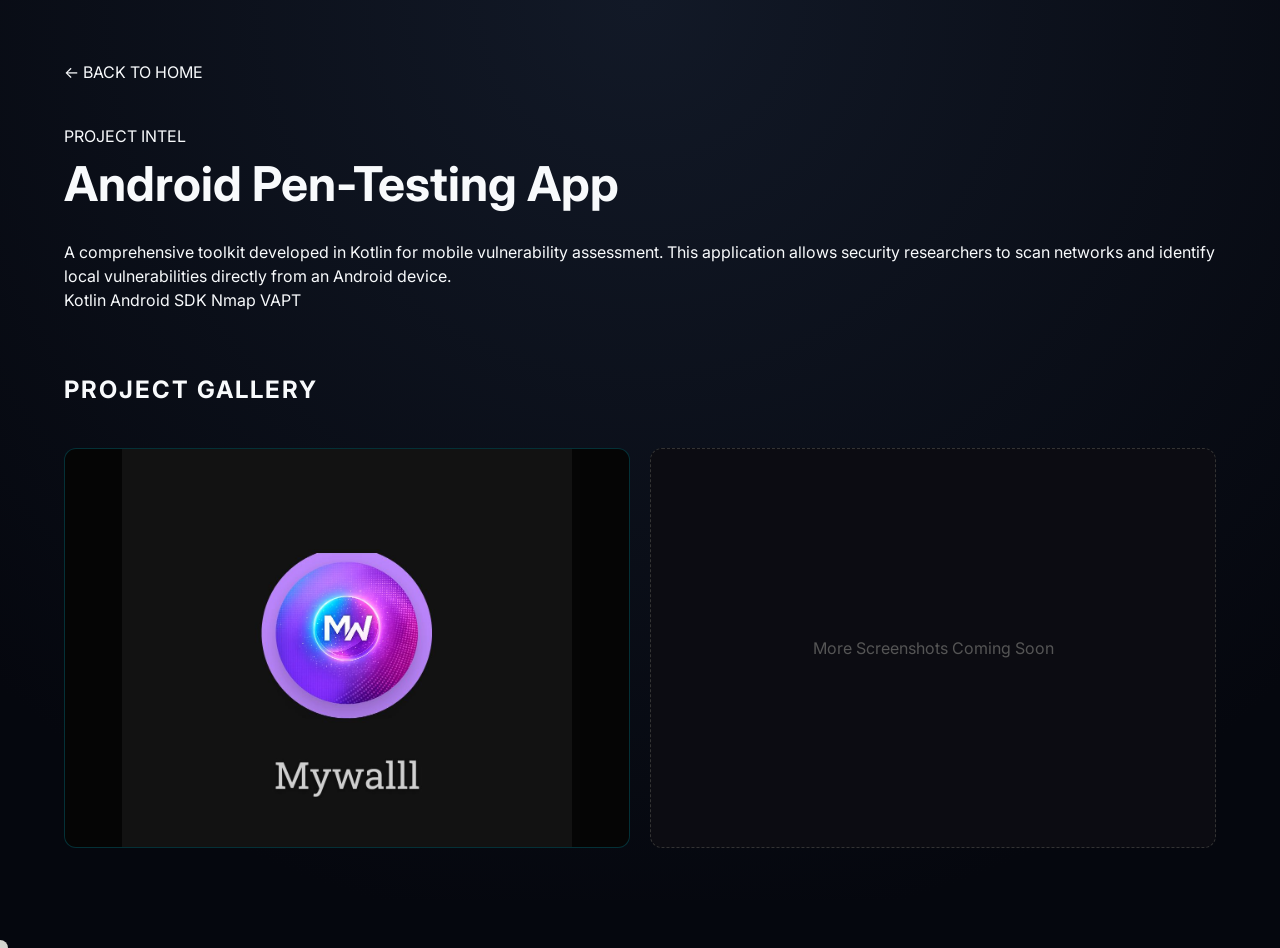
<file: project-android.html>
<!DOCTYPE html>
<html lang="en">
<head>
    <meta charset="UTF-8">
    <meta name="viewport" content="width=device-width, initial-scale=1.0">
    <title>Android Pen-Testing App | Dhruv Patel</title>
    <link rel="stylesheet" href="style.css">
    <link href="https://fonts.googleapis.com/css2?family=Inter:wght@400;600;700;800&display=swap" rel="stylesheet">
    <link href="https://unpkg.com/aos@2.3.1/dist/aos.css" rel="stylesheet">
    <style>
        .gallery-grid {
            display: grid;
            grid-template-columns: repeat(auto-fit, minmax(300px, 1fr));
            gap: 20px;
            margin-top: 40px;
        }
        .gallery-item {
            width: 100%;
            height: 400px;
            object-fit: contain;
            border-radius: 12px;
            background: #050505;
            border: 1px solid rgba(0, 224, 255, 0.2);
            transition: 0.3s;
        }
        .gallery-item:hover {
            transform: scale(1.02);
            border-color: var(--accent-cyan);
        }
    </style>
</head>
<body>
    <div class="container" style="padding-top: 60px; padding-bottom: 100px;">
        <a href="index.html" class="btn-outline">← BACK TO HOME</a>

        <section data-aos="fade-up" style="margin-top: 40px;">
            <span class="section-tag">PROJECT INTEL</span>
            <h1 style="font-size: 48px; margin-bottom: 20px; color: var(--accent-cyan);">Android Pen-Testing App</h1>
            <p class="about-p">A comprehensive toolkit developed in Kotlin for mobile vulnerability assessment. This application allows security researchers to scan networks and identify local vulnerabilities directly from an Android device.</p>

            <div class="skill-pills">
                <span class="skill-pill">Kotlin</span>
                <span class="skill-pill">Android SDK</span>
                <span class="skill-pill">Nmap</span>
                <span class="skill-pill">VAPT</span>
            </div>

            <h2 style="margin-top: 60px; color: var(--text-primary); letter-spacing: 2px;">PROJECT GALLERY</h2>
            <div class="gallery-grid">
                <img src="android-pen-testing-app.jpeg" alt="Screenshot 1" class="gallery-item">
                <!-- તમે અહીં બીજા ફોટા ઉમેરી શકો છો -->
                <div style="background: #0C0C12; border: 1px dashed #333; display: flex; align-items: center; justify-content: center; border-radius: 12px; height: 400px; color: #555;">More Screenshots Coming Soon</div>
            </div>
        </section>
    </div>

    <div class="custom-cursor"></div>
    <script src="https://unpkg.com/aos@2.3.1/dist/aos.js"></script>
    <script>AOS.init();</script>
</body>
</html>
</file>
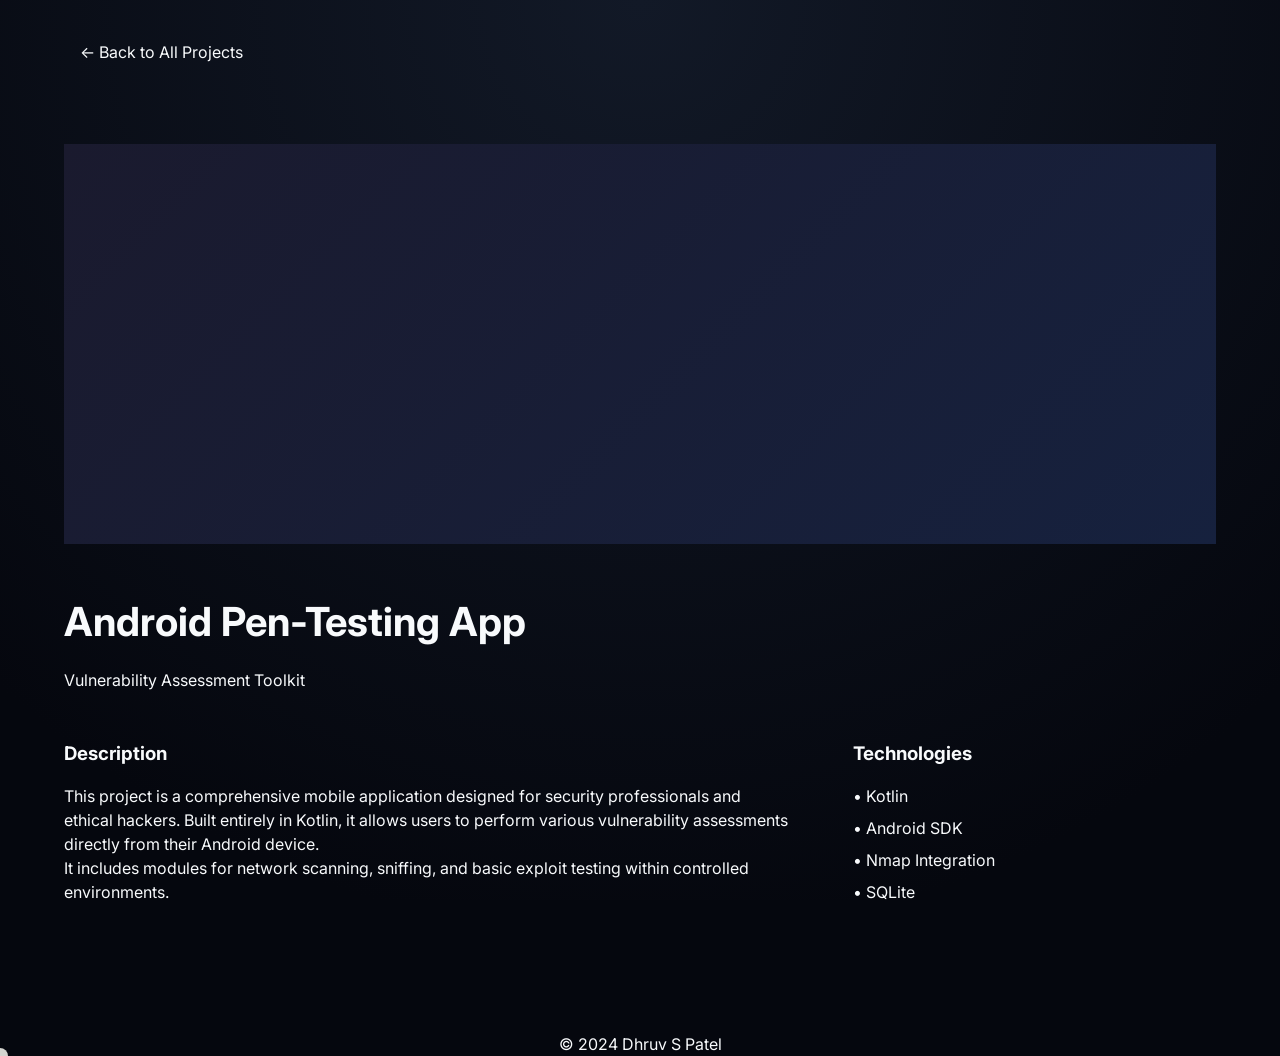
<file: project-detail-1.html>
<!DOCTYPE html>
<html lang="en">
<head>
    <meta charset="UTF-8">
    <meta name="viewport" content="width=device-width, initial-scale=1.0">
    <title>Android Pen-Testing App | Project Detail</title>
    <link rel="stylesheet" href="style.css">
    <link href="https://fonts.googleapis.com/css2?family=Inter:wght@300;400;500;600;700;900&display=swap" rel="stylesheet">
    <link href="https://unpkg.com/aos@2.3.1/dist/aos.css" rel="stylesheet">
</head>
<body>

    <nav class="container" style="padding: 40px 24px;">
        <a href="projects.html" class="btn" style="padding: 8px 16px;">&larr; Back to All Projects</a>
    </nav>

    <main class="container" style="padding-top: 40px;">
        <div class="project-detail" data-aos="fade-up">
            <div class="project-img-placeholder" style="height: 400px; opacity: 1; background: linear-gradient(135deg, #1A1A2E, #16213E);"></div>

            <h1 style="margin-top: 48px; font-size: 40px;">Android Pen-Testing App</h1>
            <p class="hero-subtitle" style="text-align: left; margin-top: 16px;">Vulnerability Assessment Toolkit</p>

            <div style="margin-top: 48px; display: grid; grid-template-columns: 2fr 1fr; gap: 64px;">
                <div>
                    <h3 style="color: var(--text-primary);">Description</h3>
                    <p style="margin-top: 16px;">This project is a comprehensive mobile application designed for security professionals and ethical hackers. Built entirely in Kotlin, it allows users to perform various vulnerability assessments directly from their Android device.</p>
                    <p>It includes modules for network scanning, sniffing, and basic exploit testing within controlled environments.</p>
                </div>
                <div>
                    <h3 style="color: var(--text-primary);">Technologies</h3>
                    <ul style="margin-top: 16px; color: var(--text-secondary); list-style: none;">
                        <li style="margin-bottom: 8px;">• Kotlin</li>
                        <li style="margin-bottom: 8px;">• Android SDK</li>
                        <li style="margin-bottom: 8px;">• Nmap Integration</li>
                        <li style="margin-bottom: 8px;">• SQLite</li>
                    </ul>
                </div>
            </div>
        </div>
    </main>

    <footer class="container" style="padding-top: 120px; text-align: center;">
        <p class="copyright">&copy; 2024 Dhruv S Patel</p>
    </footer>

    <div class="custom-cursor"></div>
    <script src="https://unpkg.com/aos@2.3.1/dist/aos.js"></script>
    <script>AOS.init();</script>
</body>
</html>
</file>
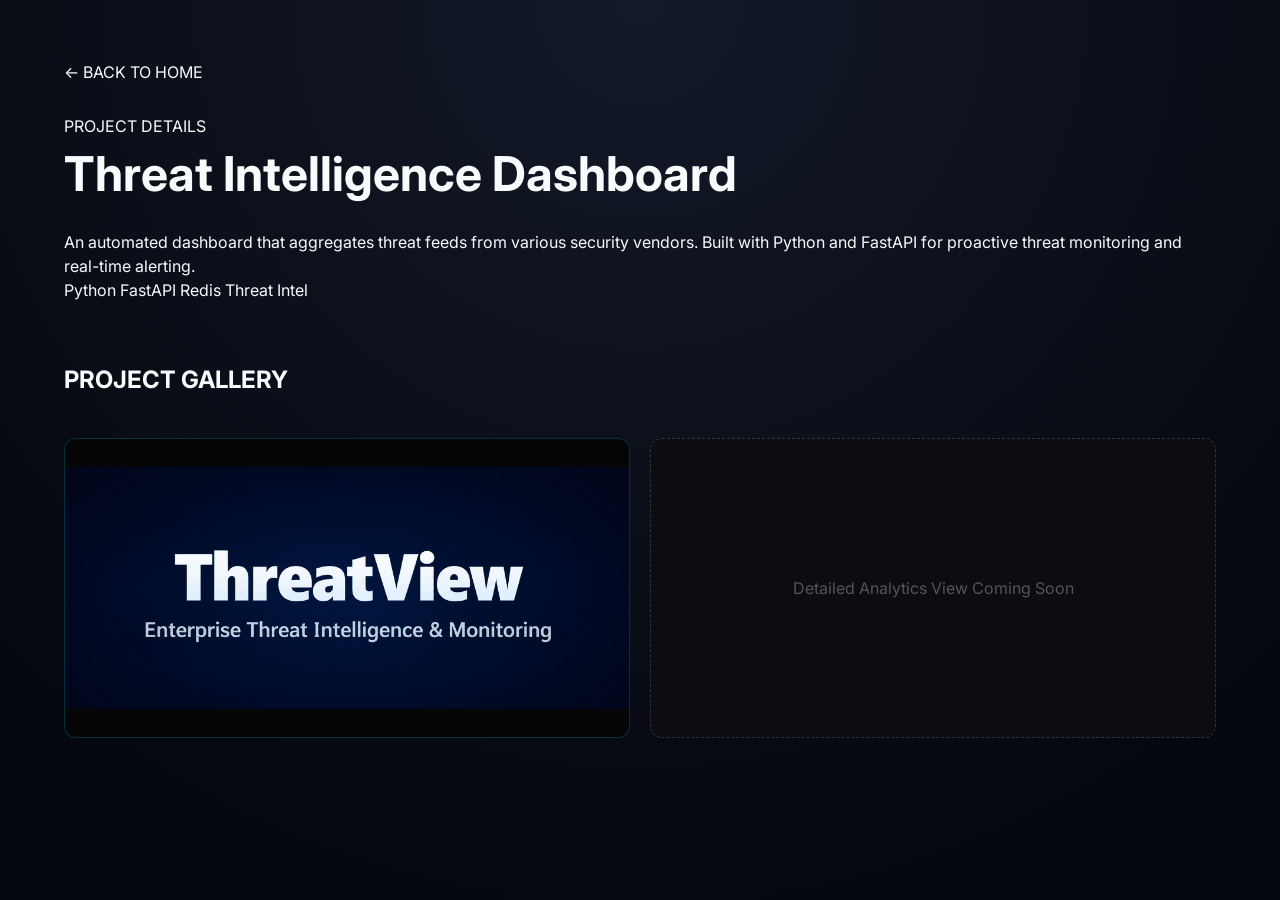
<file: project-threat.html>
<!DOCTYPE html>
<html lang="en">
<head>
    <meta charset="UTF-8">
    <meta name="viewport" content="width=device-width, initial-scale=1.0">
    <title>Threat Intelligence Dashboard | Dhruv Patel</title>
    <link rel="stylesheet" href="style.css">
    <link href="https://fonts.googleapis.com/css2?family=Inter:wght@400;600;700;800&display=swap" rel="stylesheet">
    <link href="https://unpkg.com/aos@2.3.1/dist/aos.css" rel="stylesheet">
    <style>
        .gallery-grid {
            display: grid;
            grid-template-columns: repeat(auto-fit, minmax(300px, 1fr));
            gap: 20px;
            margin-top: 40px;
        }
        .gallery-item {
            width: 100%;
            height: 300px;
            object-fit: contain;
            border-radius: 12px;
            background: #050505;
            border: 1px solid rgba(0, 224, 255, 0.2);
            transition: 0.3s;
        }
        .gallery-item:hover {
            transform: scale(1.02);
            border-color: var(--accent-cyan);
        }
        .back-btn {
            margin-bottom: 30px;
            display: inline-block;
        }
    </style>
</head>
<body>
    <div class="container" style="padding-top: 60px; padding-bottom: 100px;">
        <a href="index.html" class="btn-outline back-btn">← BACK TO HOME</a>

        <section data-aos="fade-up">
            <span class="section-tag">PROJECT DETAILS</span>
            <h1 style="font-size: 48px; margin-bottom: 20px;">Threat Intelligence Dashboard</h1>
            <p class="about-p">An automated dashboard that aggregates threat feeds from various security vendors. Built with Python and FastAPI for proactive threat monitoring and real-time alerting.</p>

            <div class="skill-pills">
                <span class="skill-pill">Python</span>
                <span class="skill-pill">FastAPI</span>
                <span class="skill-pill">Redis</span>
                <span class="skill-pill">Threat Intel</span>
            </div>

            <h2 style="margin-top: 60px; color: var(--accent-cyan);">PROJECT GALLERY</h2>
            <div class="gallery-grid">
                <img src="threat-intelligence-dashborad.png" alt="Dashboard Preview" class="gallery-item">
                <div style="background: #0C0C12; border: 1px dashed #333; display: flex; align-items: center; justify-content: center; border-radius: 12px; height: 300px; color: #555;">Detailed Analytics View Coming Soon</div>
            </div>
        </section>
    </div>

    <script src="https://unpkg.com/aos@2.3.1/dist/aos.js"></script>
    <script>AOS.init();</script>
</body>
</html>
</file>
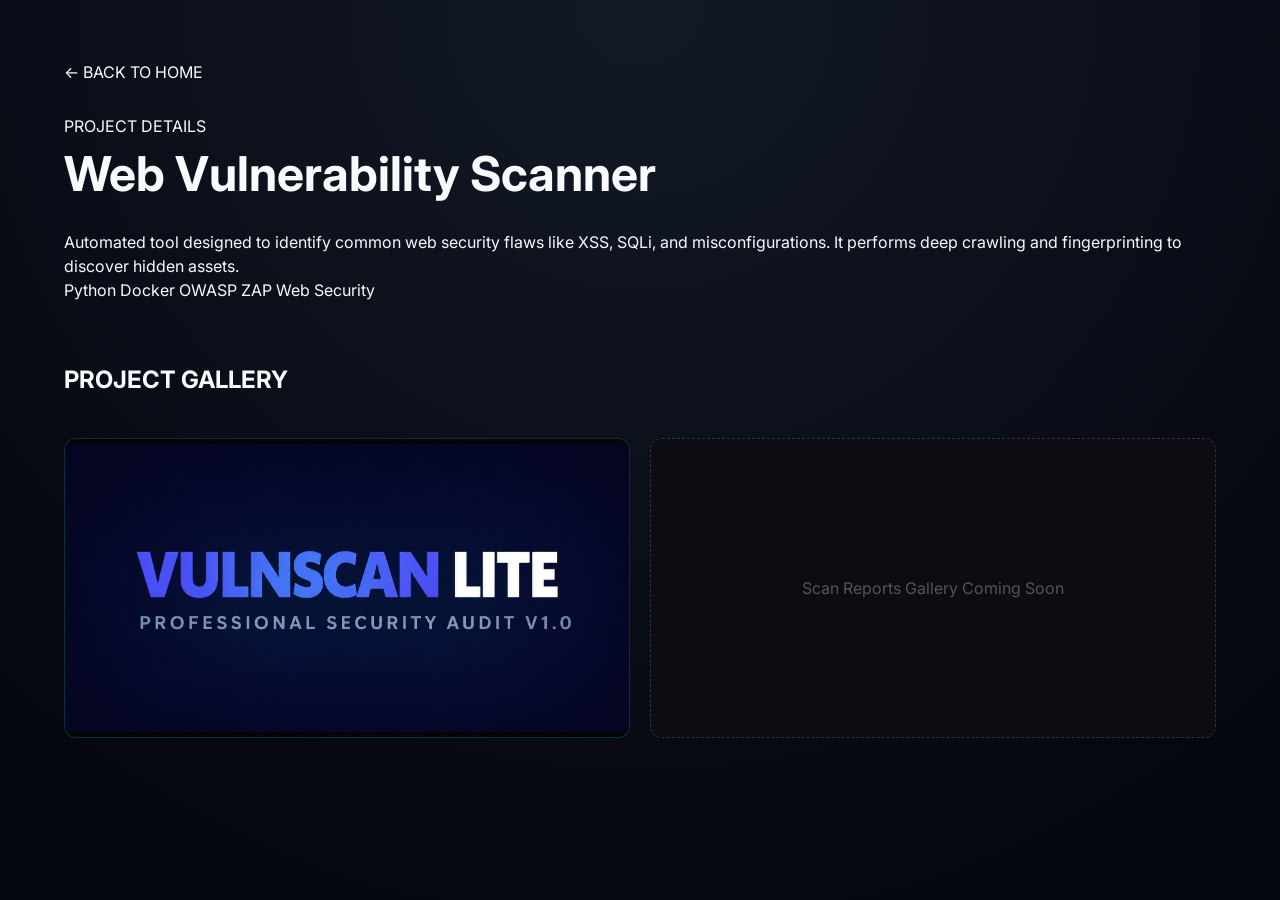
<file: project-web.html>
<!DOCTYPE html>
<html lang="en">
<head>
    <meta charset="UTF-8">
    <meta name="viewport" content="width=device-width, initial-scale=1.0">
    <title>Web Vulnerability Scanner | Dhruv Patel</title>
    <link rel="stylesheet" href="style.css">
    <link href="https://fonts.googleapis.com/css2?family=Inter:wght@400;600;700;800&display=swap" rel="stylesheet">
    <link href="https://unpkg.com/aos@2.3.1/dist/aos.css" rel="stylesheet">
    <style>
        .gallery-grid {
            display: grid;
            grid-template-columns: repeat(auto-fit, minmax(300px, 1fr));
            gap: 20px;
            margin-top: 40px;
        }
        .gallery-item {
            width: 100%;
            height: 300px;
            object-fit: contain;
            border-radius: 12px;
            background: #050505;
            border: 1px solid rgba(0, 224, 255, 0.2);
            transition: 0.3s;
        }
        .gallery-item:hover {
            transform: scale(1.02);
            border-color: var(--accent-cyan);
        }
        .back-btn {
            margin-bottom: 30px;
            display: inline-block;
        }
    </style>
</head>
<body>
    <div class="container" style="padding-top: 60px; padding-bottom: 100px;">
        <a href="index.html" class="btn-outline back-btn">← BACK TO HOME</a>

        <section data-aos="fade-up">
            <span class="section-tag">PROJECT DETAILS</span>
            <h1 style="font-size: 48px; margin-bottom: 20px;">Web Vulnerability Scanner</h1>
            <p class="about-p">Automated tool designed to identify common web security flaws like XSS, SQLi, and misconfigurations. It performs deep crawling and fingerprinting to discover hidden assets.</p>

            <div class="skill-pills">
                <span class="skill-pill">Python</span>
                <span class="skill-pill">Docker</span>
                <span class="skill-pill">OWASP ZAP</span>
                <span class="skill-pill">Web Security</span>
            </div>

            <h2 style="margin-top: 60px; color: var(--accent-cyan);">PROJECT GALLERY</h2>
            <div class="gallery-grid">
                <img src="web-vulnerability-scanner.png" alt="Scanner UI" class="gallery-item">
                <div style="background: #0C0C12; border: 1px dashed #333; display: flex; align-items: center; justify-content: center; border-radius: 12px; height: 300px; color: #555;">Scan Reports Gallery Coming Soon</div>
            </div>
        </section>
    </div>

    <script src="https://unpkg.com/aos@2.3.1/dist/aos.js"></script>
    <script>AOS.init();</script>
</body>
</html>
</file>
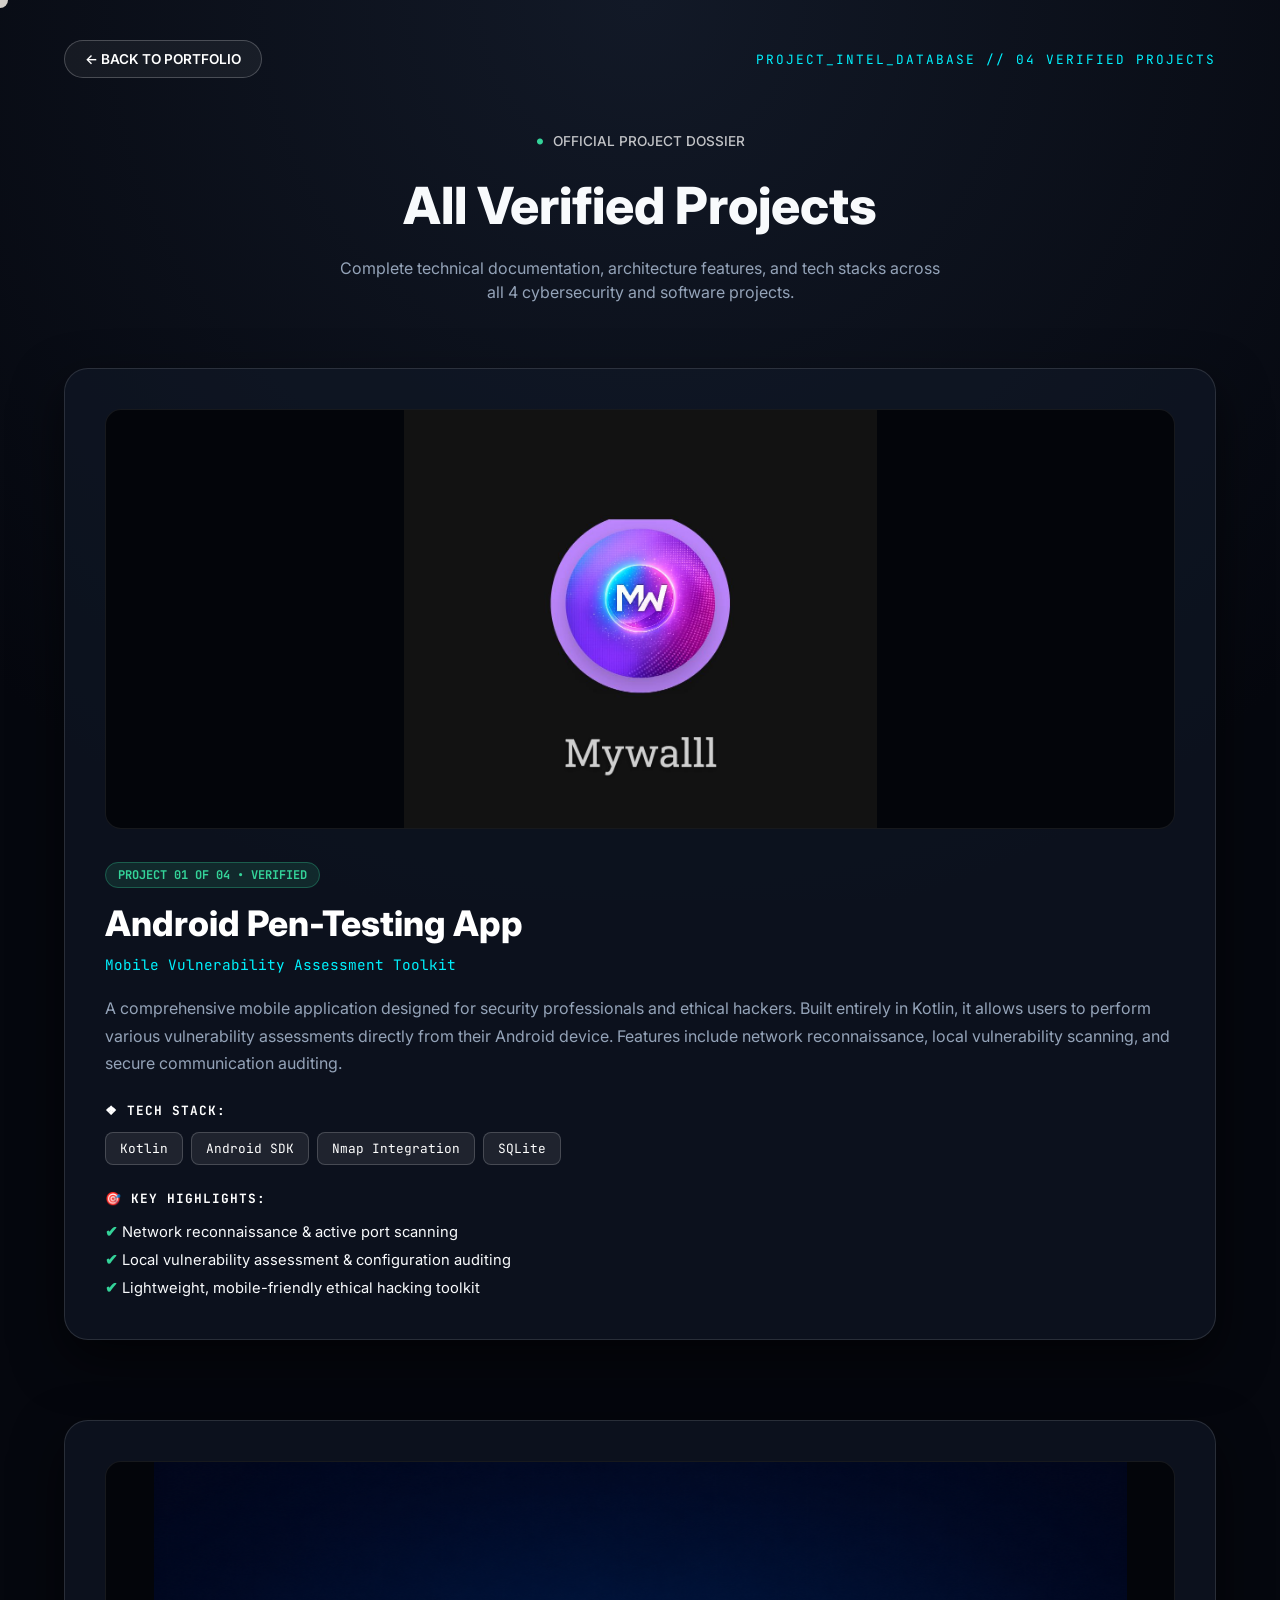
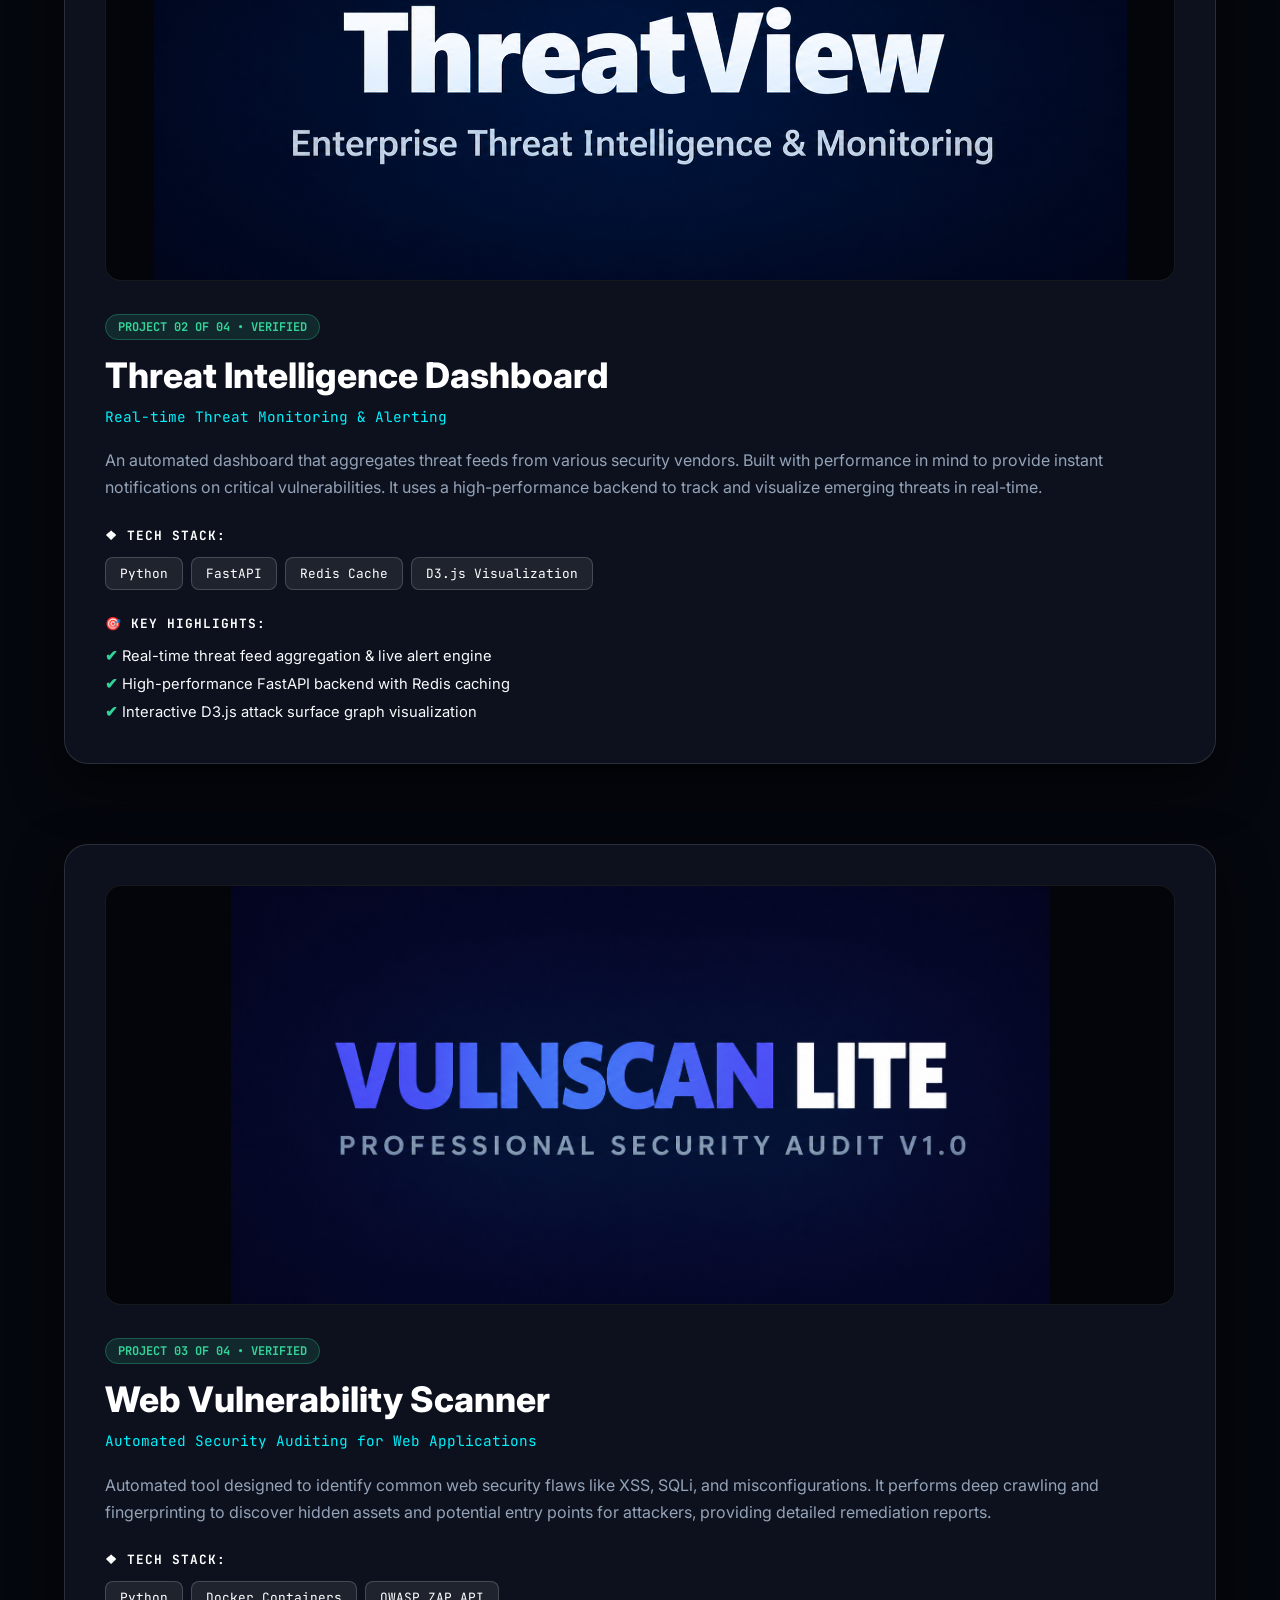
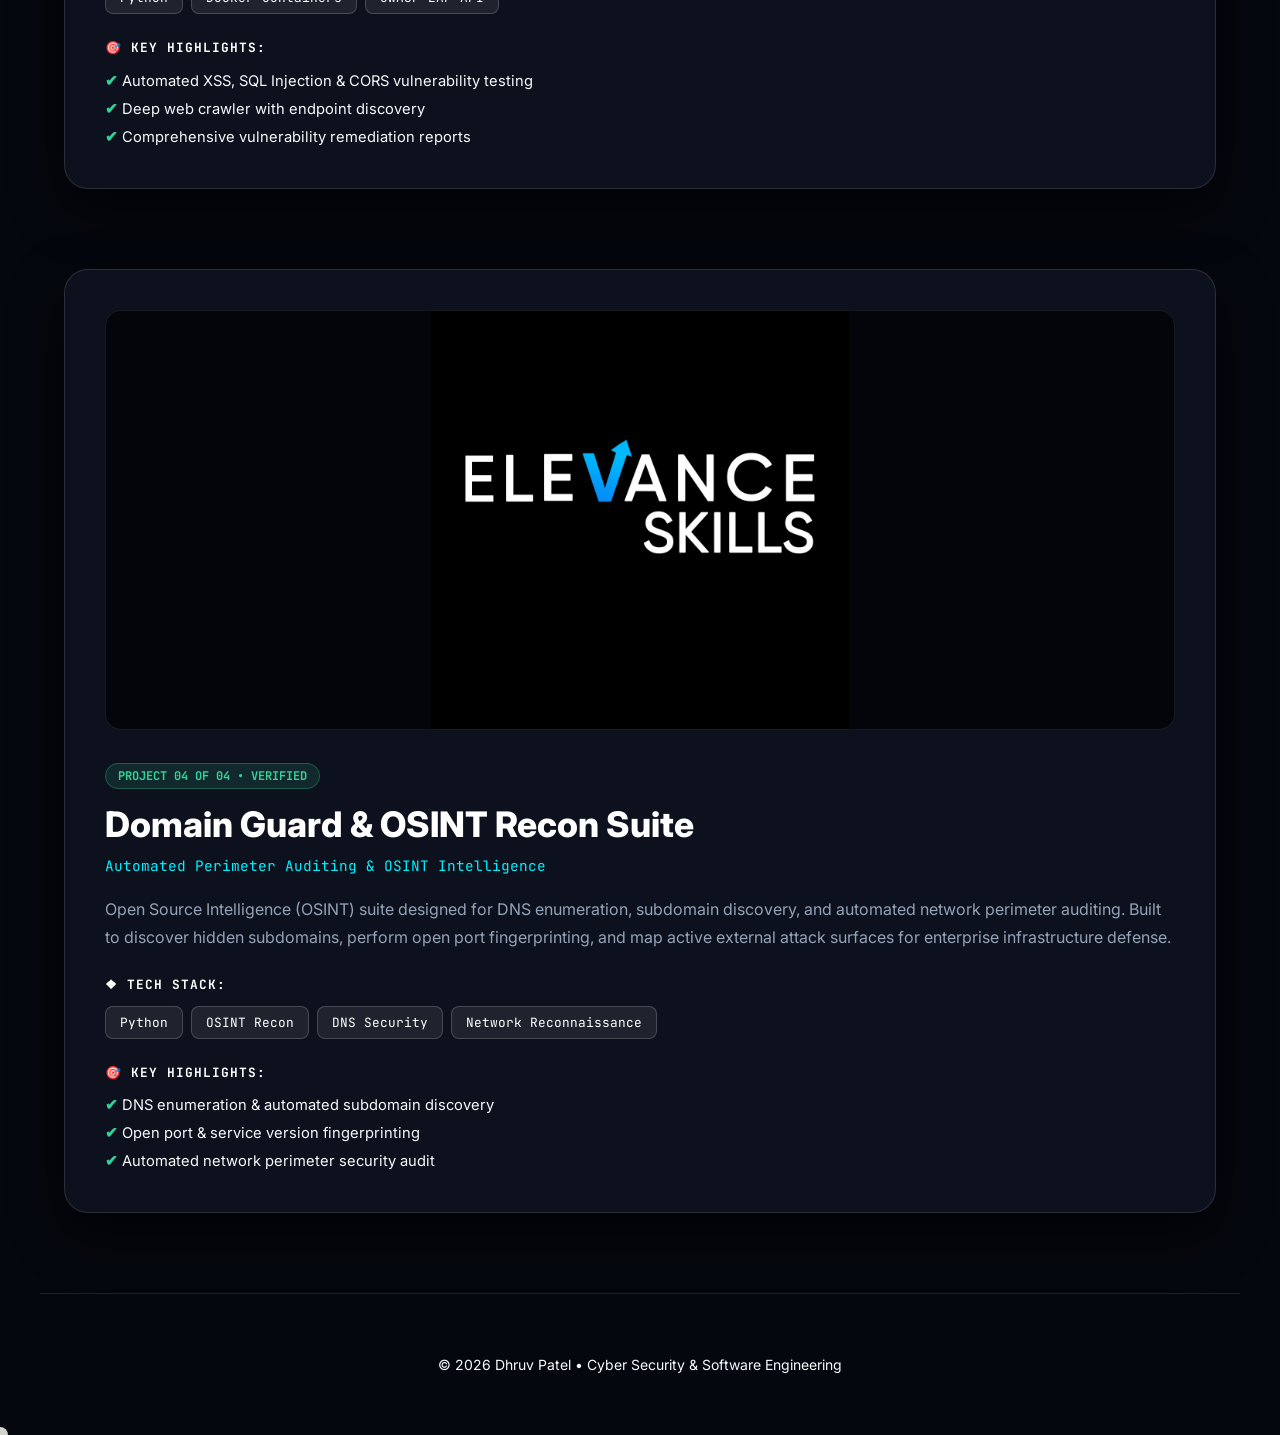
<file: projects.html>
<!DOCTYPE html>
<html lang="en">
<head>
    <meta charset="UTF-8">
    <meta name="viewport" content="width=device-width, initial-scale=1.0">
    <title>All Projects Dossier | Dhruv Patel</title>

    <!-- Google Fonts -->
    <link rel="preconnect" href="https://fonts.googleapis.com">
    <link rel="preconnect" href="https://fonts.gstatic.com" crossorigin>
    <link href="https://fonts.googleapis.com/css2?family=Inter:wght@400;500;600;700;800&family=JetBrains+Mono:wght@400;600&family=Plus+Jakarta+Sans:wght@600;700;800;900&display=swap" rel="stylesheet">

    <link rel="stylesheet" href="style.css">
</head>
<body class="projects-page">

    <!-- Custom Glowing Cursor -->
    <div class="custom-cursor"></div>

    <nav class="container" style="padding: 2.5rem 1.5rem 1rem 1.5rem; display:flex; justify-content:space-between; align-items:center;">
        <a href="index.html#projects" class="btn-pill-outline" style="padding: 8px 20px; font-size: 0.85rem;">&larr; BACK TO PORTFOLIO</a>
        <span style="font-family: var(--font-mono); font-size: 0.8rem; color: #00f2fe; text-transform: uppercase; letter-spacing: 2px;">PROJECT_INTEL_DATABASE // 04 VERIFIED PROJECTS</span>
    </nav>

    <main class="container" style="padding-top: 2rem; padding-bottom: 5rem;">

        <div style="text-align: center; margin-bottom: 4rem;">
            <span class="bullet-tag">OFFICIAL PROJECT DOSSIER</span>
            <h1 style="font-size: clamp(2.5rem, 4vw, 3.8rem); font-weight: 800; margin-bottom: 0.75rem;">All Verified Projects</h1>
            <p style="color: var(--text-muted); max-width: 600px; margin: 0 auto; font-size: 1rem;">Complete technical documentation, architecture features, and tech stacks across all 4 cybersecurity and software projects.</p>
        </div>

        <div class="projects-list" style="display: flex; flex-direction: column; gap: 5rem;">

            <!-- PROJECT 1 -->
            <div id="proj-1" class="project-detail-item" style="background: rgba(18, 26, 41, 0.6); border: 1px solid rgba(255, 255, 255, 0.12); border-radius: 24px; padding: 2.5rem; box-shadow: 0 20px 50px rgba(0,0,0,0.6);">
                <div class="project-thumb" style="background-image: url('android-pen-testing-app.jpeg'); height: 420px; border-radius: 16px; margin-bottom: 2rem; background-size: contain; background-position: center; background-repeat: no-repeat; background-color: #03050a; border: 1px solid rgba(255,255,255,0.08);"></div>
                <div class="project-info">
                    <span style="font-family: var(--font-mono); font-size: 0.75rem; color: #34d399; font-weight: 700; background: rgba(52, 211, 153, 0.12); border: 1px solid rgba(52, 211, 153, 0.3); padding: 4px 12px; border-radius: 50px;">PROJECT 01 OF 04 • VERIFIED</span>
                    <h2 style="font-size: 2.2rem; font-weight: 800; margin: 0.75rem 0 0.25rem 0; color: #ffffff;">Android Pen-Testing App</h2>
                    <p style="color: #00f2fe; font-family: var(--font-mono); font-size: 0.9rem; margin-bottom: 1.25rem;">Mobile Vulnerability Assessment Toolkit</p>
                    <p style="color: var(--text-muted); line-height: 1.7; font-size: 1rem; margin-bottom: 1.5rem;">A comprehensive mobile application designed for security professionals and ethical hackers. Built entirely in Kotlin, it allows users to perform various vulnerability assessments directly from their Android device. Features include network reconnaissance, local vulnerability scanning, and secure communication auditing.</p>

                    <h4 style="font-family: var(--font-mono); font-size: 0.8rem; color: #ffffff; text-transform: uppercase; letter-spacing: 1px; margin-bottom: 0.75rem;">❖ TECH STACK:</h4>
                    <div style="display: flex; flex-wrap: wrap; gap: 8px; margin-bottom: 1.5rem;">
                        <span style="background: rgba(255,255,255,0.08); border: 1px solid rgba(255,255,255,0.18); color: #ffffff; font-family: var(--font-mono); font-size: 0.8rem; padding: 6px 14px; border-radius: 8px;">Kotlin</span>
                        <span style="background: rgba(255,255,255,0.08); border: 1px solid rgba(255,255,255,0.18); color: #ffffff; font-family: var(--font-mono); font-size: 0.8rem; padding: 6px 14px; border-radius: 8px;">Android SDK</span>
                        <span style="background: rgba(255,255,255,0.08); border: 1px solid rgba(255,255,255,0.18); color: #ffffff; font-family: var(--font-mono); font-size: 0.8rem; padding: 6px 14px; border-radius: 8px;">Nmap Integration</span>
                        <span style="background: rgba(255,255,255,0.08); border: 1px solid rgba(255,255,255,0.18); color: #ffffff; font-family: var(--font-mono); font-size: 0.8rem; padding: 6px 14px; border-radius: 8px;">SQLite</span>
                    </div>

                    <h4 style="font-family: var(--font-mono); font-size: 0.8rem; color: #ffffff; text-transform: uppercase; letter-spacing: 1px; margin-bottom: 0.75rem;">🎯 KEY HIGHLIGHTS:</h4>
                    <ul style="list-style: none; display: flex; flex-direction: column; gap: 6px; color: var(--text-main); font-size: 0.92rem;">
                        <li><span style="color:#34d399; font-weight:800;">✔</span> Network reconnaissance & active port scanning</li>
                        <li><span style="color:#34d399; font-weight:800;">✔</span> Local vulnerability assessment & configuration auditing</li>
                        <li><span style="color:#34d399; font-weight:800;">✔</span> Lightweight, mobile-friendly ethical hacking toolkit</li>
                    </ul>
                </div>
            </div>

            <!-- PROJECT 2 -->
            <div id="proj-2" class="project-detail-item" style="background: rgba(18, 26, 41, 0.6); border: 1px solid rgba(255, 255, 255, 0.12); border-radius: 24px; padding: 2.5rem; box-shadow: 0 20px 50px rgba(0,0,0,0.6);">
                <div class="project-thumb" style="background-image: url('threat-intelligence-dashborad.png'); height: 420px; border-radius: 16px; margin-bottom: 2rem; background-size: contain; background-position: center; background-repeat: no-repeat; background-color: #03050a; border: 1px solid rgba(255,255,255,0.08);"></div>
                <div class="project-info">
                    <span style="font-family: var(--font-mono); font-size: 0.75rem; color: #34d399; font-weight: 700; background: rgba(52, 211, 153, 0.12); border: 1px solid rgba(52, 211, 153, 0.3); padding: 4px 12px; border-radius: 50px;">PROJECT 02 OF 04 • VERIFIED</span>
                    <h2 style="font-size: 2.2rem; font-weight: 800; margin: 0.75rem 0 0.25rem 0; color: #ffffff;">Threat Intelligence Dashboard</h2>
                    <p style="color: #00f2fe; font-family: var(--font-mono); font-size: 0.9rem; margin-bottom: 1.25rem;">Real-time Threat Monitoring & Alerting</p>
                    <p style="color: var(--text-muted); line-height: 1.7; font-size: 1rem; margin-bottom: 1.5rem;">An automated dashboard that aggregates threat feeds from various security vendors. Built with performance in mind to provide instant notifications on critical vulnerabilities. It uses a high-performance backend to track and visualize emerging threats in real-time.</p>

                    <h4 style="font-family: var(--font-mono); font-size: 0.8rem; color: #ffffff; text-transform: uppercase; letter-spacing: 1px; margin-bottom: 0.75rem;">❖ TECH STACK:</h4>
                    <div style="display: flex; flex-wrap: wrap; gap: 8px; margin-bottom: 1.5rem;">
                        <span style="background: rgba(255,255,255,0.08); border: 1px solid rgba(255,255,255,0.18); color: #ffffff; font-family: var(--font-mono); font-size: 0.8rem; padding: 6px 14px; border-radius: 8px;">Python</span>
                        <span style="background: rgba(255,255,255,0.08); border: 1px solid rgba(255,255,255,0.18); color: #ffffff; font-family: var(--font-mono); font-size: 0.8rem; padding: 6px 14px; border-radius: 8px;">FastAPI</span>
                        <span style="background: rgba(255,255,255,0.08); border: 1px solid rgba(255,255,255,0.18); color: #ffffff; font-family: var(--font-mono); font-size: 0.8rem; padding: 6px 14px; border-radius: 8px;">Redis Cache</span>
                        <span style="background: rgba(255,255,255,0.08); border: 1px solid rgba(255,255,255,0.18); color: #ffffff; font-family: var(--font-mono); font-size: 0.8rem; padding: 6px 14px; border-radius: 8px;">D3.js Visualization</span>
                    </div>

                    <h4 style="font-family: var(--font-mono); font-size: 0.8rem; color: #ffffff; text-transform: uppercase; letter-spacing: 1px; margin-bottom: 0.75rem;">🎯 KEY HIGHLIGHTS:</h4>
                    <ul style="list-style: none; display: flex; flex-direction: column; gap: 6px; color: var(--text-main); font-size: 0.92rem;">
                        <li><span style="color:#34d399; font-weight:800;">✔</span> Real-time threat feed aggregation & live alert engine</li>
                        <li><span style="color:#34d399; font-weight:800;">✔</span> High-performance FastAPI backend with Redis caching</li>
                        <li><span style="color:#34d399; font-weight:800;">✔</span> Interactive D3.js attack surface graph visualization</li>
                    </ul>
                </div>
            </div>

            <!-- PROJECT 3 -->
            <div id="proj-3" class="project-detail-item" style="background: rgba(18, 26, 41, 0.6); border: 1px solid rgba(255, 255, 255, 0.12); border-radius: 24px; padding: 2.5rem; box-shadow: 0 20px 50px rgba(0,0,0,0.6);">
                <div class="project-thumb" style="background-image: url('web-vulnerability-scanner.png'); height: 420px; border-radius: 16px; margin-bottom: 2rem; background-size: contain; background-position: center; background-repeat: no-repeat; background-color: #03050a; border: 1px solid rgba(255,255,255,0.08);"></div>
                <div class="project-info">
                    <span style="font-family: var(--font-mono); font-size: 0.75rem; color: #34d399; font-weight: 700; background: rgba(52, 211, 153, 0.12); border: 1px solid rgba(52, 211, 153, 0.3); padding: 4px 12px; border-radius: 50px;">PROJECT 03 OF 04 • VERIFIED</span>
                    <h2 style="font-size: 2.2rem; font-weight: 800; margin: 0.75rem 0 0.25rem 0; color: #ffffff;">Web Vulnerability Scanner</h2>
                    <p style="color: #00f2fe; font-family: var(--font-mono); font-size: 0.9rem; margin-bottom: 1.25rem;">Automated Security Auditing for Web Applications</p>
                    <p style="color: var(--text-muted); line-height: 1.7; font-size: 1rem; margin-bottom: 1.5rem;">Automated tool designed to identify common web security flaws like XSS, SQLi, and misconfigurations. It performs deep crawling and fingerprinting to discover hidden assets and potential entry points for attackers, providing detailed remediation reports.</p>

                    <h4 style="font-family: var(--font-mono); font-size: 0.8rem; color: #ffffff; text-transform: uppercase; letter-spacing: 1px; margin-bottom: 0.75rem;">❖ TECH STACK:</h4>
                    <div style="display: flex; flex-wrap: wrap; gap: 8px; margin-bottom: 1.5rem;">
                        <span style="background: rgba(255,255,255,0.08); border: 1px solid rgba(255,255,255,0.18); color: #ffffff; font-family: var(--font-mono); font-size: 0.8rem; padding: 6px 14px; border-radius: 8px;">Python</span>
                        <span style="background: rgba(255,255,255,0.08); border: 1px solid rgba(255,255,255,0.18); color: #ffffff; font-family: var(--font-mono); font-size: 0.8rem; padding: 6px 14px; border-radius: 8px;">Docker Containers</span>
                        <span style="background: rgba(255,255,255,0.08); border: 1px solid rgba(255,255,255,0.18); color: #ffffff; font-family: var(--font-mono); font-size: 0.8rem; padding: 6px 14px; border-radius: 8px;">OWASP ZAP API</span>
                    </div>

                    <h4 style="font-family: var(--font-mono); font-size: 0.8rem; color: #ffffff; text-transform: uppercase; letter-spacing: 1px; margin-bottom: 0.75rem;">🎯 KEY HIGHLIGHTS:</h4>
                    <ul style="list-style: none; display: flex; flex-direction: column; gap: 6px; color: var(--text-main); font-size: 0.92rem;">
                        <li><span style="color:#34d399; font-weight:800;">✔</span> Automated XSS, SQL Injection & CORS vulnerability testing</li>
                        <li><span style="color:#34d399; font-weight:800;">✔</span> Deep web crawler with endpoint discovery</li>
                        <li><span style="color:#34d399; font-weight:800;">✔</span> Comprehensive vulnerability remediation reports</li>
                    </ul>
                </div>
            </div>

            <!-- PROJECT 4 -->
            <div id="proj-4" class="project-detail-item" style="background: rgba(18, 26, 41, 0.6); border: 1px solid rgba(255, 255, 255, 0.12); border-radius: 24px; padding: 2.5rem; box-shadow: 0 20px 50px rgba(0,0,0,0.6);">
                <div class="project-thumb" style="background-image: url('elevance-skills-technology.jpg'); height: 420px; border-radius: 16px; margin-bottom: 2rem; background-size: contain; background-position: center; background-repeat: no-repeat; background-color: #03050a; border: 1px solid rgba(255,255,255,0.08);"></div>
                <div class="project-info">
                    <span style="font-family: var(--font-mono); font-size: 0.75rem; color: #34d399; font-weight: 700; background: rgba(52, 211, 153, 0.12); border: 1px solid rgba(52, 211, 153, 0.3); padding: 4px 12px; border-radius: 50px;">PROJECT 04 OF 04 • VERIFIED</span>
                    <h2 style="font-size: 2.2rem; font-weight: 800; margin: 0.75rem 0 0.25rem 0; color: #ffffff;">Domain Guard & OSINT Recon Suite</h2>
                    <p style="color: #00f2fe; font-family: var(--font-mono); font-size: 0.9rem; margin-bottom: 1.25rem;">Automated Perimeter Auditing & OSINT Intelligence</p>
                    <p style="color: var(--text-muted); line-height: 1.7; font-size: 1rem; margin-bottom: 1.5rem;">Open Source Intelligence (OSINT) suite designed for DNS enumeration, subdomain discovery, and automated network perimeter auditing. Built to discover hidden subdomains, perform open port fingerprinting, and map active external attack surfaces for enterprise infrastructure defense.</p>

                    <h4 style="font-family: var(--font-mono); font-size: 0.8rem; color: #ffffff; text-transform: uppercase; letter-spacing: 1px; margin-bottom: 0.75rem;">❖ TECH STACK:</h4>
                    <div style="display: flex; flex-wrap: wrap; gap: 8px; margin-bottom: 1.5rem;">
                        <span style="background: rgba(255,255,255,0.08); border: 1px solid rgba(255,255,255,0.18); color: #ffffff; font-family: var(--font-mono); font-size: 0.8rem; padding: 6px 14px; border-radius: 8px;">Python</span>
                        <span style="background: rgba(255,255,255,0.08); border: 1px solid rgba(255,255,255,0.18); color: #ffffff; font-family: var(--font-mono); font-size: 0.8rem; padding: 6px 14px; border-radius: 8px;">OSINT Recon</span>
                        <span style="background: rgba(255,255,255,0.08); border: 1px solid rgba(255,255,255,0.18); color: #ffffff; font-family: var(--font-mono); font-size: 0.8rem; padding: 6px 14px; border-radius: 8px;">DNS Security</span>
                        <span style="background: rgba(255,255,255,0.08); border: 1px solid rgba(255,255,255,0.18); color: #ffffff; font-family: var(--font-mono); font-size: 0.8rem; padding: 6px 14px; border-radius: 8px;">Network Reconnaissance</span>
                    </div>

                    <h4 style="font-family: var(--font-mono); font-size: 0.8rem; color: #ffffff; text-transform: uppercase; letter-spacing: 1px; margin-bottom: 0.75rem;">🎯 KEY HIGHLIGHTS:</h4>
                    <ul style="list-style: none; display: flex; flex-direction: column; gap: 6px; color: var(--text-main); font-size: 0.92rem;">
                        <li><span style="color:#34d399; font-weight:800;">✔</span> DNS enumeration & automated subdomain discovery</li>
                        <li><span style="color:#34d399; font-weight:800;">✔</span> Open port & service version fingerprinting</li>
                        <li><span style="color:#34d399; font-weight:800;">✔</span> Automated network perimeter security audit</li>
                    </ul>
                </div>
            </div>

        </div>
    </main>

    <footer class="container" style="padding: 60px 1.5rem; text-align: center; border-top: 1px solid rgba(255,255,255,0.1);">
        <p style="color: var(--text-secondary); font-size: 14px;">&copy; 2026 Dhruv Patel • Cyber Security & Software Engineering</p>
    </footer>

    <div class="custom-cursor"></div>

</body>
</html>
</file>
<file: style.css>
/* ==========================================================================
   Dhruv Patel - High-End Clean 3D Dossier Book (Zero Overflow & Smooth 4-Page Flip)
   ========================================================================== */

:root {
    --bg-dark: #05070e;
    --bg-card: rgba(18, 26, 41, 0.75);
    --border-light: rgba(255, 255, 255, 0.1);

    --door-vapt: radial-gradient(circle at 50% 30%, #1e64ff 0%, #0041c2 55%, #002270 100%);
    --door-soc: radial-gradient(circle at 50% 30%, #00b869 0%, #00874e 55%, #004d2c 100%);
    --door-prompt: radial-gradient(circle at 50% 30%, #9333ea 0%, #6b21a8 55%, #3b0764 100%);

    --gold-brass: linear-gradient(135deg, #fff3a1 0%, #f1c40f 40%, #b8860b 80%, #785200 100%);
    --purple-glow: linear-gradient(135deg, #7c3aed, #4c1d95);

    --text-main: #f8fafc;
    --text-muted: #94a3b8;
    --text-dim: #64748b;

    --font-heading: 'Plus Jakarta Sans', 'Inter', -apple-system, sans-serif;
    --font-body: 'Inter', sans-serif;
    --font-mono: 'JetBrains Mono', monospace;
}

/* Reset & Global Base */
*, *::before, *::after {
    box-sizing: border-box;
    margin: 0;
    padding: 0;
}

html {
    scroll-behavior: smooth;
    font-size: 16px;
    background-color: var(--bg-dark);
    color: var(--text-main);
    font-family: var(--font-body);
}

body {
    overflow-x: hidden;
    line-height: 1.5;
    -webkit-font-smoothing: antialiased;
    background: radial-gradient(circle at 50% 0%, #121927 0%, #05070e 85%);
    background-attachment: fixed;
    min-height: 100vh;
}

::selection {
    background: rgba(124, 58, 237, 0.3);
    color: #ffffff;
}

.container {
    width: 100%;
    max-width: 1200px;
    margin: 0 auto;
    padding: 0 1.5rem;
}

a {
    color: inherit;
    text-decoration: none;
}

/* Custom Cursor */
.custom-cursor {
    width: 16px;
    height: 16px;
    background: rgba(255, 255, 255, 0.85);
    border-radius: 50%;
    position: fixed;
    pointer-events: none;
    z-index: 9999;
    transform: translate(-50%, -50%);
    transition: transform 0.15s ease-out, width 0.2s, height 0.2s;
    mix-blend-mode: difference;
}

.custom-cursor.active {
    width: 40px;
    height: 40px;
    background: rgba(124, 58, 237, 0.3);
}

/* Scanner Overlay */
.scanner-overlay {
    position: fixed;
    inset: 0;
    background: #05070e;
    z-index: 10000;
    display: flex;
    flex-direction: column;
    align-items: center;
    justify-content: center;
    transition: opacity 0.6s ease, visibility 0.6s ease;
}

.scanner-overlay.hide {
    opacity: 0;
    visibility: hidden;
}

.scanner-line {
    position: absolute;
    width: 100%;
    height: 3px;
    background: #7c3aed;
    box-shadow: 0 0 20px #7c3aed;
    top: 0;
    animation: scanAnim 1.8s ease-in-out infinite;
}

@keyframes scanAnim {
    0% { top: 0%; opacity: 0; }
    20% { opacity: 1; }
    80% { opacity: 1; }
    100% { top: 100%; opacity: 0; }
}

.scanner-status {
    font-family: var(--font-mono);
    color: #7c3aed;
    font-size: 0.85rem;
    letter-spacing: 3px;
    text-transform: uppercase;
}

/* Navigation Bar */
.navbar {
    position: fixed;
    top: 0;
    left: 0;
    width: 100%;
    z-index: 1000;
    padding: 1rem 0;
    transition: all 0.3s ease;
}

.navbar.scrolled {
    background: rgba(5, 7, 14, 0.92);
    backdrop-filter: blur(16px);
    border-bottom: 1px solid var(--border-light);
    padding: 0.7rem 0;
}

.nav-container {
    display: flex;
    align-items: center;
    justify-content: space-between;
}

.nav-menu {
    display: flex;
    align-items: center;
    gap: 1.5rem;
    list-style: none;
}

.nav-link {
    font-size: 0.92rem;
    font-weight: 500;
    color: rgba(255, 255, 255, 0.7);
    transition: color 0.3s ease;
    padding: 4px 0;
}

.nav-link:hover, .nav-link.active {
    color: #ffffff;
    font-weight: 700;
}

/* Top Right Local Time Pill Widget */
.nav-time-widget {
    background: rgba(255, 255, 255, 0.08);
    border: 1px solid rgba(255, 255, 255, 0.15);
    border-radius: 50px;
    padding: 5px 16px;
    font-family: var(--font-mono);
    font-size: 0.78rem;
    color: rgba(255, 255, 255, 0.9);
    display: flex;
    align-items: center;
    gap: 8px;
}

.mobile-toggle {
    display: none;
    background: transparent;
    border: none;
    color: #ffffff;
    font-size: 1.5rem;
    cursor: pointer;
}

/* Section 1: Hero Section */
.hero-section {
    padding-top: 5.5rem;
    padding-bottom: 2rem;
    min-height: calc(100vh - 60px);
    max-height: 800px;
    display: flex;
    align-items: center;
    position: relative;
}

.hero-grid {
    display: grid;
    grid-template-columns: 1.1fr 0.9fr;
    gap: 2.5rem;
    align-items: center;
    width: 100%;
}

.bullet-tag {
    display: inline-flex;
    align-items: center;
    gap: 8px;
    font-size: 0.85rem;
    color: rgba(255, 255, 255, 0.75);
    font-weight: 500;
    margin-bottom: 0.75rem;
}

.bullet-tag::before {
    content: '•';
    color: #34d399;
    font-size: 1.2rem;
}

.hero-title-main {
    font-size: clamp(2.5rem, 4.5vw, 4rem);
    font-weight: 800;
    line-height: 1.08;
    letter-spacing: -1.2px;
    margin-bottom: 0.25rem;
}

.hero-title-sub {
    font-size: clamp(1.2rem, 2.2vw, 1.8rem);
    font-weight: 600;
    color: rgba(255, 255, 255, 0.75);
    line-height: 1.2;
    margin-bottom: 1.25rem;
}

/* Compact Notebook Flip Calendar Element */
.notebook-flip-card {
    background: #ffffff;
    color: #0f172a;
    border-radius: 14px;
    padding: 1.25rem 1.5rem 1rem 1.5rem;
    box-shadow: 0 15px 35px rgba(0, 0, 0, 0.4);
    position: relative;
    max-width: 420px;
    margin-bottom: 1.5rem;
}

.notebook-rings {
    position: absolute;
    top: -10px;
    left: 0;
    width: 100%;
    display: flex;
    justify-content: space-around;
    padding: 0 1.2rem;
}

.ring-hole {
    width: 12px;
    height: 18px;
    background: #334155;
    border-radius: 8px;
    box-shadow: inset 0 2px 4px rgba(0,0,0,0.6);
    border: 2px solid #e2e8f0;
}

.notebook-content-role {
    font-size: clamp(1.4rem, 2.5vw, 2rem);
    font-weight: 800;
    color: #0f172a;
    letter-spacing: -0.5px;
    line-height: 1.15;
    min-height: 2.6rem;
    display: flex;
    align-items: center;
}

.notebook-footer {
    display: flex;
    justify-content: flex-end;
    margin-top: 0.5rem;
}

.role-counter-tag {
    font-family: var(--font-mono);
    font-size: 0.72rem;
    color: #64748b;
    background: #f1f5f9;
    padding: 3px 8px;
    border-radius: 4px;
}

/* Hero CTA Buttons */
.hero-ctas {
    display: flex;
    gap: 1rem;
    align-items: center;
}

.btn-pill-white {
    display: inline-flex;
    align-items: center;
    gap: 10px;
    background: #ffffff;
    color: #0b0f19;
    padding: 10px 22px;
    border-radius: 50px;
    font-weight: 700;
    font-size: 0.9rem;
    transition: all 0.3s ease;
    box-shadow: 0 8px 20px rgba(255, 255, 255, 0.15);
}

.btn-pill-white .arrow-circle {
    width: 26px;
    height: 26px;
    background: #0b0f19;
    color: #ffffff;
    border-radius: 50%;
    display: flex;
    align-items: center;
    justify-content: center;
    font-size: 0.8rem;
    transition: transform 0.3s ease;
}

.btn-pill-white:hover {
    transform: translateY(-2px);
    box-shadow: 0 12px 25px rgba(255, 255, 255, 0.25);
}

.btn-pill-white:hover .arrow-circle {
    transform: translateX(3px);
}

.btn-pill-outline {
    display: inline-flex;
    align-items: center;
    gap: 8px;
    background: rgba(255, 255, 255, 0.05);
    border: 1px solid rgba(255, 255, 255, 0.22);
    color: #ffffff;
    padding: 10px 24px;
    border-radius: 50px;
    font-weight: 600;
    font-size: 0.9rem;
    transition: all 0.3s ease;
}

.btn-pill-outline:hover {
    background: rgba(255, 255, 255, 0.12);
    border-color: #ffffff;
    transform: translateY(-2px);
}

/* Hero Right Side Portrait Card */
.hero-portrait-wrapper {
    position: relative;
    display: flex;
    justify-content: center;
}

.hero-portrait-card {
    width: 100%;
    max-width: 320px;
    height: 380px;
    border-radius: 28px;
    overflow: hidden;
    position: relative;
    box-shadow: 0 20px 45px rgba(0, 0, 0, 0.6);
    background: radial-gradient(circle at center, rgba(30, 41, 59, 0.7) 0%, rgba(11, 15, 25, 0.98) 85%);
    border: 1px solid var(--border-light);
    backdrop-filter: blur(12px);
}

.hero-portrait-img {
    width: 100%;
    height: 100%;
    object-fit: cover;
    object-position: center top;
    mix-blend-mode: normal;
    filter: none;
}

.ability-card-pill {
    position: absolute;
    bottom: 18px;
    left: 50%;
    transform: translateX(-50%);
    background: rgba(11, 15, 25, 0.9);
    border: 1px solid rgba(255, 255, 255, 0.2);
    backdrop-filter: blur(10px);
    color: #ffffff;
    padding: 6px 16px;
    border-radius: 50px;
    font-size: 0.8rem;
    font-weight: 600;
    white-space: nowrap;
    box-shadow: 0 8px 16px rgba(0, 0, 0, 0.4);
}

/* Section 2: Interactive 3D Arched Doors (HYPER-STYLIZED 3D GRAPHICAL LOOK) */
.doors-section {
    padding: 3.5rem 0 2rem 0;
    position: relative;
    text-align: center;
}

.doors-main-title {
    font-size: clamp(2.2rem, 4vw, 3.2rem);
    font-weight: 900;
    letter-spacing: -1px;
    margin-bottom: 0.5rem;
    color: #ffffff;
    text-shadow: 0 10px 30px rgba(0, 0, 0, 0.8);
}

.doors-main-title .highlight-cyan {
    background: linear-gradient(135deg, #00f2fe, #4facfe);
    -webkit-background-clip: text;
    -webkit-text-fill-color: transparent;
    filter: drop-shadow(0 0 20px rgba(0, 242, 254, 0.4));
}

.doors-title-divider {
    width: 240px;
    height: 2px;
    background: linear-gradient(90deg, transparent, #00f2fe, transparent);
    margin: 0.75rem auto 3rem auto;
    position: relative;
}

.doors-title-divider::after {
    content: '◆';
    position: absolute;
    top: 50%;
    left: 50%;
    transform: translate(-50%, -50%);
    color: #00f2fe;
    font-size: 0.8rem;
    text-shadow: 0 0 12px #00f2fe;
}

.doors-wrapper {
    max-width: 1080px;
    margin: 0 auto;
    position: relative;
    transform-style: preserve-3d;
    transform-origin: center center;
}

.doors-grid {
    display: grid;
    grid-template-columns: repeat(3, 1fr);
    gap: 2.5rem;
    perspective: 1800px;
    width: 100%;
}

.doors-floor-base {
    width: 100%;
    height: 24px;
    background: linear-gradient(180deg, #111827 0%, #030712 100%);
    border-top: 1px solid rgba(255, 255, 255, 0.2);
    box-shadow: 0 20px 40px rgba(0, 0, 0, 0.95);
    border-radius: 4px;
    margin-top: -2px;
    position: relative;
}

.door-card {
    height: 450px;
    width: 100%;
    position: relative;
    cursor: pointer;
    perspective: 1600px;
}

/* HIGH-END 3D MULTI-TIERED ARCHED DOOR FRAME */
.door-outer-frame {
    width: 100%;
    height: 100%;
    position: relative;
    border-radius: 175px 175px 8px 8px;
    background: transparent;
    border: 8px solid #0d1527;
    outline: 2px solid rgba(255, 255, 255, 0.15);
    box-shadow:
        0 30px 60px rgba(0, 0, 0, 0.95),
        inset 0 0 20px rgba(0, 0, 0, 0.9);
    transform-style: preserve-3d;
}

.door-card[data-door="vapt"] .door-outer-frame {
    border-color: #003e82;
    box-shadow: 0 30px 60px rgba(0, 0, 0, 0.95), 0 0 40px rgba(0, 85, 184, 0.4);
}

.door-card[data-door="soc"] .door-outer-frame {
    border-color: #004f2d;
    box-shadow: 0 30px 60px rgba(0, 0, 0, 0.95), 0 0 40px rgba(0, 138, 79, 0.4);
}

.door-card[data-door="prompt"] .door-outer-frame {
    border-color: #4c1d95;
    box-shadow: 0 30px 60px rgba(0, 0, 0, 0.95), 0 0 40px rgba(124, 58, 237, 0.4);
}

/* DEEP HOLLOW ROOM VOID BEHIND OPENED DOOR */
.door-panel-back {
    position: absolute;
    inset: 0;
    background: radial-gradient(circle at center, #090d18 0%, #010204 100%);
    border-radius: 165px 165px 6px 6px;
    box-shadow: inset 0 0 70px #000000;
    z-index: 1;
}

/* FULL-HEIGHT TALL BORDER-TO-BORDER HYPER-REALISTIC 3D DOOR LEAF */
.door-leaf {
    position: absolute;
    top: 0;
    left: 0;
    width: 100%;
    height: 100%;
    border-radius: 165px 165px 6px 6px;
    transform-origin: left center;
    transition: transform 0.8s cubic-bezier(0.25, 1, 0.5, 1), box-shadow 0.8s ease;
    transform-style: preserve-3d;
    z-index: 10;
    box-shadow:
        0 20px 45px rgba(0, 0, 0, 0.9),
        inset 0 0 30px rgba(0, 0, 0, 0.8),
        inset 0 1px 3px rgba(255, 255, 255, 0.4);
    border: 2px solid rgba(255, 255, 255, 0.22);
    display: flex;
    flex-direction: column;
    align-items: center;
    justify-content: flex-start;
    padding-top: 4.8rem;
    position: relative;
    overflow: hidden;
}

/* Vertical Slatted Grooves & High-Gloss Reflections */
.door-leaf::after {
    content: '';
    position: absolute;
    inset: 0;
    background: repeating-linear-gradient(
        90deg,
        rgba(0, 0, 0, 0.22) 0px,
        rgba(0, 0, 0, 0.22) 4px,
        transparent 4px,
        transparent 16px
    );
    pointer-events: none;
}

/* High-Gloss Metallic Specular Sweep Animation */
.door-shine-sweep {
    position: absolute;
    top: -50%;
    left: -50%;
    width: 200%;
    height: 200%;
    background: linear-gradient(
        45deg,
        transparent 45%,
        rgba(255, 255, 255, 0.12) 50%,
        transparent 55%
    );
    pointer-events: none;
    z-index: 2;
    transform: rotate(25deg);
    transition: transform 0.8s ease;
}

.door-card:hover .door-shine-sweep {
    transform: translate(25%, 25%) rotate(25deg);
}

.door-vapt { background: var(--door-vapt); }
.door-soc { background: var(--door-soc); }
.door-prompt { background: var(--door-prompt); }

/* Recessed Inner Arched Panel Molding */
.door-leaf::before {
    content: '';
    position: absolute;
    inset: 14px;
    border-radius: 150px 150px 4px 4px;
    border: 2px solid rgba(255, 255, 255, 0.18);
    box-shadow:
        inset 0 0 25px rgba(0, 0, 0, 0.7),
        0 2px 6px rgba(0, 0, 0, 0.6);
    pointer-events: none;
    z-index: 1;
}

/* Pulsing Padlock Energy Aura Ring */
.padlock-aura-ring {
    position: absolute;
    top: 4.2rem;
    width: 52px;
    height: 52px;
    border-radius: 50%;
    background: radial-gradient(circle, rgba(255, 255, 255, 0.28) 0%, transparent 70%);
    pointer-events: none;
    z-index: 2;
    animation: pulseAura 2.5s infinite ease-in-out;
}

@keyframes pulseAura {
    0%, 100% { transform: scale(0.9); opacity: 0.4; }
    50% { transform: scale(1.28); opacity: 0.85; }
}

/* Padlock Icon & Handle Assembly */
.door-padlock-icon {
    font-size: 1.85rem;
    color: #ffffff;
    margin-bottom: 2rem;
    z-index: 3;
    filter: drop-shadow(0 0 15px rgba(255, 255, 255, 0.9));
    transition: transform 0.4s cubic-bezier(0.175, 0.885, 0.32, 1.275), color 0.3s ease;
}

.door-card.unlocking .door-padlock-icon {
    transform: rotate(-25deg) scale(1.35);
    color: #fce088;
    filter: drop-shadow(0 0 25px #fce088);
}

/* High-Gloss Metallic Gold Nameplate Badge */
.gold-nameplate {
    background: var(--gold-brass);
    color: #1f1400;
    font-weight: 900;
    font-size: 0.85rem;
    letter-spacing: 1.8px;
    text-transform: uppercase;
    padding: 10px 24px;
    border-radius: 6px;
    box-shadow:
        0 8px 20px rgba(0, 0, 0, 0.7),
        inset 0 2px 4px rgba(255, 255, 255, 0.95),
        inset 0 -2px 4px rgba(0, 0, 0, 0.4);
    border: 1px solid #d4af37;
    z-index: 3;
    margin-bottom: 1.8rem;
}

.door-hinge {
    position: absolute;
    left: 4px;
    width: 7px;
    height: 28px;
    background: var(--gold-brass);
    border-radius: 3px;
    box-shadow: 3px 3px 8px rgba(0,0,0,0.8);
    z-index: 4;
}
.door-hinge.top { top: 80px; }
.door-hinge.bottom { bottom: 60px; }

.gold-handle-assembly {
    position: absolute;
    right: 18px;
    top: 55%;
    transform: translateY(-50%);
    display: flex;
    flex-direction: column;
    align-items: center;
    gap: 6px;
    z-index: 3;
}

.gold-handle {
    width: 44px;
    height: 12px;
    background: var(--gold-brass);
    border-radius: 6px;
    box-shadow: 3px 5px 12px rgba(0,0,0,0.8);
    border: 1px solid #d4af37;
    transition: transform 0.3s ease;
}

.door-card.unlocking .gold-handle {
    transform: rotate(24deg);
}

.gold-keyhole {
    width: 11px;
    height: 15px;
    background: #140d00;
    border-radius: 50% 50% 0 0;
    box-shadow: inset 0 1px 3px rgba(0,0,0,0.9);
}

.door-threshold-glow {
    position: absolute;
    bottom: -12px;
    left: 8%;
    right: 8%;
    height: 18px;
    border-radius: 50%;
    z-index: 10;
    pointer-events: none;
    filter: blur(10px);
    opacity: 0.9;
    transition: opacity 0.4s ease;
}

.door-card[data-door="vapt"] .door-threshold-glow { background: #00f2fe; box-shadow: 0 0 30px #00f2fe; }
.door-card[data-door="soc"] .door-threshold-glow { background: #34d399; box-shadow: 0 0 30px #34d399; }
.door-card[data-door="prompt"] .door-threshold-glow { background: #a78bfa; box-shadow: 0 0 30px #a78bfa; }

.door-card:hover .door-leaf {
    transform: rotateY(-28deg) rotateX(2deg);
    box-shadow: -25px 20px 50px rgba(0, 0, 0, 0.95);
}

.door-card.open .door-leaf {
    transform: rotateY(-112deg);
}

/* FULLSCREEN DEDICATED SKILL SCREEN OVERLAY */
.door-portal-overlay {
    position: fixed;
    inset: 0;
    width: 100vw;
    height: 100vh;
    z-index: 10000;
    display: flex;
    align-items: center;
    justify-content: center;
    padding: 2rem;
    opacity: 0;
    pointer-events: none;
    transition: opacity 0.5s ease;
    background: rgba(5, 7, 14, 0.96);
    backdrop-filter: blur(25px);
    overflow-y: auto;
}

.door-portal-overlay.active {
    opacity: 1;
    pointer-events: auto;
}

.door-portal-card {
    background: rgba(8, 12, 22, 0.96);
    border-radius: 28px;
    max-width: 900px;
    width: 100%;
    padding: 3rem 2.5rem;
    box-shadow: 0 40px 90px rgba(0, 0, 0, 0.95);
    border: 1px solid rgba(255, 255, 255, 0.15);
    position: relative;
    display: none;
    flex-direction: column;
    gap: 1.5rem;
}

.door-portal-card.active {
    display: flex;
}

.portal-vapt { border-color: rgba(0, 242, 254, 0.4); box-shadow: 0 0 50px rgba(0, 242, 254, 0.25); }
.portal-soc { border-color: rgba(52, 211, 153, 0.4); box-shadow: 0 0 50px rgba(52, 211, 153, 0.25); }
.portal-prompt { border-color: rgba(167, 139, 250, 0.4); box-shadow: 0 0 50px rgba(167, 139, 250, 0.25); }

.portal-header {
    display: flex;
    align-items: center;
    justify-content: space-between;
    border-bottom: 1px solid rgba(255, 255, 255, 0.1);
    padding-bottom: 1rem;
}

.portal-title-tag { font-size: 1.8rem; font-weight: 800; color: #ffffff; }
.portal-subtitle { color: var(--text-muted); font-size: 0.95rem; line-height: 1.6; }

.portal-skills-grid {
    display: grid;
    grid-template-columns: repeat(auto-fill, minmax(160px, 1fr));
    gap: 12px;
}

.portal-skill-pill {
    background: rgba(255, 255, 255, 0.05);
    border: 1px solid rgba(255, 255, 255, 0.12);
    padding: 10px 14px;
    border-radius: 10px;
    font-family: var(--font-mono);
    font-size: 0.85rem;
    font-weight: 600;
    color: #ffffff;
    display: flex;
    align-items: center;
    gap: 10px;
}

.portal-return-btn {
    align-self: flex-start;
    background: rgba(255, 255, 255, 0.08);
    border: 1px solid rgba(255, 255, 255, 0.2);
    color: #ffffff;
    padding: 10px 24px;
    border-radius: 50px;
    font-family: var(--font-mono);
    font-size: 0.82rem;
    font-weight: 700;
    cursor: pointer;
    transition: all 0.25s ease;
}

.portal-return-btn:hover {
    background: #ffffff;
    color: #0b0f19;
    transform: translateX(-3px);
}

/* Modal Overlay for Door Details */
.skill-modal-overlay {
    position: fixed;
    inset: 0;
    background: rgba(8, 11, 18, 0.88);
    backdrop-filter: blur(16px);
    z-index: 10000;
    display: flex;
    align-items: center;
    justify-content: center;
    padding: 1.5rem;
    opacity: 0;
    pointer-events: none;
    transition: opacity 0.4s ease;
}

.skill-modal-overlay.active { opacity: 1; pointer-events: auto; }

.skill-modal {
    background: #111827;
    border: 1px solid rgba(255, 255, 255, 0.15);
    border-radius: 20px;
    max-width: 620px;
    width: 100%;
    padding: 2rem;
    position: relative;
    box-shadow: 0 25px 50px rgba(0, 0, 0, 0.8);
    transform: translateY(20px) scale(0.96);
    transition: transform 0.4s cubic-bezier(0.16, 1, 0.3, 1);
}

.skill-modal-overlay.active .skill-modal { transform: translateY(0) scale(1); }

.modal-close-btn {
    position: absolute;
    top: 16px; right: 16px;
    background: rgba(255, 255, 255, 0.1);
    border: none; color: #ffffff;
    width: 32px; height: 32px;
    border-radius: 50%;
    font-size: 1.1rem; cursor: pointer;
}

.modal-title { font-size: 1.75rem; margin-bottom: 0.35rem; }
.modal-subtitle { color: rgba(255, 255, 255, 0.7); font-family: var(--font-mono); font-size: 0.85rem; margin-bottom: 1.25rem; }
.modal-p { color: var(--text-muted); font-size: 0.9rem; line-height: 1.6; margin-bottom: 1.5rem; }

.modal-tools-grid { display: grid; grid-template-columns: repeat(auto-fill, minmax(130px, 1fr)); gap: 10px; }
.modal-tool-pill { background: rgba(255, 255, 255, 0.05); border: 1px solid rgba(255, 255, 255, 0.1); padding: 8px 12px; border-radius: 8px; font-size: 0.82rem; font-weight: 600; display: flex; align-items: center; gap: 8px; }

/* Section 3: Sticky Timeline ("My Story") - BALANCED SPACED MILESTONES WITH CONNECTING LINE */
.timeline-section { padding: 3.5rem 0; position: relative; }
.timeline-layout { display: grid; grid-template-columns: 380px 1fr; gap: 2.5rem; align-items: start; position: relative; }

.timeline-sticky-left {
    position: sticky; top: 90px;
    background: rgba(18, 26, 41, 0.65);
    border: 1px solid rgba(255, 255, 255, 0.12);
    backdrop-filter: blur(20px); border-radius: 24px; padding: 2.25rem 2rem;
    box-shadow: 0 20px 45px rgba(0, 0, 0, 0.5); position: relative; overflow: hidden; z-index: 10;
}

.timeline-sticky-left::before {
    content: ''; position: absolute; top: 50%; left: 50%; width: 260px; height: 260px;
    transform: translate(-50%, -50%); border: 1px dashed rgba(255, 255, 255, 0.08);
    border-radius: 50%; pointer-events: none;
}

.sticky-year-display { font-size: clamp(4rem, 6vw, 5.5rem); font-weight: 900; line-height: 1; letter-spacing: -2px; color: #ffffff; margin-bottom: 0.75rem; transition: all 0.3s ease; }
.sticky-date-range { font-family: var(--font-mono); font-size: 0.78rem; color: rgba(255, 255, 255, 0.6); text-transform: uppercase; letter-spacing: 1.5px; margin-bottom: 1.75rem; }

.progress-bar-container { display: flex; align-items: center; gap: 12px; font-family: var(--font-mono); font-size: 0.8rem; color: rgba(255, 255, 255, 0.7); }
.progress-track-line { flex-grow: 1; height: 3px; background: rgba(255, 255, 255, 0.15); border-radius: 4px; position: relative; overflow: hidden; }
.progress-fill-line { height: 100%; width: 20%; background: #ffffff; transition: width 0.3s ease; }

.timeline-scroll-right {
    position: relative; padding: 1.75rem 1.5rem 1.75rem 2.8rem;
    max-height: 520px; overflow-y: auto; overflow-x: hidden;
    background: rgba(18, 26, 41, 0.45); border: 1px solid rgba(255, 255, 255, 0.12);
    backdrop-filter: blur(16px); border-radius: 24px; box-shadow: 0 20px 45px rgba(0, 0, 0, 0.45);
    scrollbar-width: thin; scrollbar-color: rgba(255, 255, 255, 0.25) transparent;
}

.timeline-scroll-right::-webkit-scrollbar { width: 6px; }
.timeline-scroll-right::-webkit-scrollbar-track { background: rgba(255, 255, 255, 0.04); border-radius: 10px; }
.timeline-scroll-right::-webkit-scrollbar-thumb { background: rgba(255, 255, 255, 0.22); border-radius: 10px; }
.timeline-scroll-right::-webkit-scrollbar-thumb:hover { background: rgba(124, 58, 237, 0.6); }

/* BACKGROUND CONNECTING TRACK LINE FOR ALL 5 CARDS */
.timeline-line-base {
    position: absolute;
    left: 22px;
    top: 24px;
    bottom: 40px;
    width: 3px;
    background: rgba(255, 255, 255, 0.18);
    border-radius: 4px;
    pointer-events: none;
    z-index: 1;
}

/* SCROLL-DRIVEN DYNAMICALLY GROWING GLOWING LASER LINE ACROSS ALL 5 CARDS */
.timeline-line-active {
    position: absolute;
    left: 22px;
    top: 24px;
    width: 3px;
    height: 40px;
    background: linear-gradient(180deg, #34d399 0%, #7c3aed 50%, #00f2fe 100%);
    border-radius: 4px;
    box-shadow: 0 0 14px #34d399, 0 0 22px #00f2fe;
    transition: height 0.1s linear;
    pointer-events: none;
    z-index: 2;
}

/* STYLISH TIMELINE CARD WITH SPACED GAP BETWEEN STEPS */
.timeline-item-card {
    position: relative;
    margin-bottom: 2.8rem;
    padding: 1rem 1.25rem;
    border-radius: 16px;
    transition: all 0.3s ease;
    border: 1px solid transparent;
}

.timeline-item-card:last-child {
    margin-bottom: 0.5rem;
}

.timeline-item-card:hover {
    background: rgba(255, 255, 255, 0.03);
    border-color: rgba(255, 255, 255, 0.08);
    transform: translateX(4px);
}

.timeline-node-dot {
    position: absolute;
    left: -2.1rem;
    top: 1.1rem;
    width: 16px;
    height: 16px;
    border-radius: 50%;
    background: #090e17;
    border: 3px solid rgba(255, 255, 255, 0.3);
    box-shadow: 0 0 8px rgba(0, 0, 0, 0.8);
    transition: all 0.35s cubic-bezier(0.175, 0.885, 0.32, 1.275);
    z-index: 5;
}

.timeline-node-dot::after {
    content: '';
    position: absolute;
    inset: 3px;
    background: rgba(255, 255, 255, 0.4);
    border-radius: 50%;
    transition: all 0.35s ease;
}

.timeline-item-card.active .timeline-node-dot,
.timeline-item-card:hover .timeline-node-dot {
    transform: scale(1.35);
    border-color: #34d399;
    box-shadow: 0 0 20px #34d399, inset 0 0 8px #ffffff;
}

.timeline-item-card.active .timeline-node-dot::after,
.timeline-item-card:hover .timeline-node-dot::after {
    background: #34d399;
    box-shadow: 0 0 10px #ffffff;
}

.timeline-date-label { font-family: var(--font-mono); font-size: 0.78rem; color: rgba(255, 255, 255, 0.5); text-transform: uppercase; letter-spacing: 1px; margin-bottom: 0.25rem; }
.timeline-title { font-size: 1.35rem; font-weight: 800; margin-bottom: 0.2rem; color: #ffffff; }
.timeline-subtitle { color: rgba(255, 255, 255, 0.7); font-size: 0.88rem; font-weight: 500; margin-bottom: 0.5rem; }
.timeline-bullets { color: var(--text-muted); font-size: 0.85rem; line-height: 1.55; list-style-type: none; }
.timeline-bullets li { position: relative; padding-left: 1rem; margin-bottom: 4px; }
.timeline-bullets li::before { content: '-'; position: absolute; left: 0; color: rgba(255, 255, 255, 0.5); }

/* ==========================================================================
   Project Dossier 3D Physical Leather Book (100% MATCH TO REFERENCE IMAGE)
   ========================================================================== */
.dossier-section {
    padding: 3rem 0;
    perspective: 2000px;
    position: relative;
    overflow: hidden;
}

.dossier-stage-3d {
    max-width: 860px;
    margin: 1.5rem auto 0 auto;
    position: relative;
    perspective: 2000px;
    display: flex;
    justify-content: center;
    align-items: center;
    width: 100%;
}

/* CLOSED BOOK COVER WITH PURPLE LEATHER STITCHING */
.cinema-book-closed {
    width: 330px;
    height: 450px;
    background: radial-gradient(circle at 30% 20%, #151226 0%, #0a0814 60%, #030207 100%);
    border-radius: 28px;
    box-shadow:
        inset 0 0 0 3px #18122c,
        inset 0 0 0 5px rgba(217, 70, 239, 0.45),
        0 30px 70px rgba(0, 0, 0, 0.95),
        0 0 40px rgba(124, 58, 237, 0.35);
    display: flex;
    flex-direction: column;
    align-items: center;
    justify-content: center;
    padding: 2rem 1.25rem;
    text-align: center;
    cursor: pointer;
    position: relative;
    transform-style: preserve-3d;
    transform-origin: left center;
    transition: transform 0.6s ease, box-shadow 0.4s ease, opacity 0.4s ease;
    z-index: 20;
    margin: 0 auto;
}

.cinema-book-closed::before {
    content: '';
    position: absolute;
    left: 18px;
    top: 0;
    bottom: 0;
    width: 4px;
    background: linear-gradient(180deg, rgba(167, 139, 250, 0.8), rgba(255, 255, 255, 0.1), rgba(167, 139, 250, 0.8));
    box-shadow: 2px 0 4px rgba(0,0,0,0.8);
}

.cinema-book-closed:hover {
    transform: perspective(1000px) rotateY(-14deg) translateY(-4px);
    box-shadow:
        inset 0 0 0 3px #18122c,
        inset 0 0 0 5px rgba(217, 70, 239, 0.7),
        0 35px 80px rgba(0, 0, 0, 0.98),
        0 0 50px rgba(167, 139, 250, 0.5);
}

.cinema-book-closed.opening {
    transform: perspective(2000px) rotateY(-180deg);
    opacity: 0;
    pointer-events: none;
}

.cinema-cover-emblem {
    font-size: 2.8rem;
    margin-bottom: 0.5rem;
    filter: drop-shadow(0 0 15px rgba(167, 139, 250, 0.8));
}

.cinema-cover-title {
    font-family: var(--font-heading);
    font-size: 1.3rem;
    font-weight: 900;
    letter-spacing: 2.5px;
    color: #ffffff;
    margin-bottom: 0.2rem;
    text-shadow: 0 0 15px rgba(167, 139, 250, 0.5);
}

.cinema-cover-sub {
    font-family: var(--font-mono);
    font-size: 0.72rem;
    color: #a78bfa;
    letter-spacing: 1.5px;
    margin-bottom: 1.75rem;
}

.cinema-cover-prompt {
    display: inline-flex;
    align-items: center;
    gap: 8px;
    background: rgba(124, 58, 237, 0.15);
    border: 1px solid #a78bfa;
    color: #a78bfa;
    padding: 8px 20px;
    border-radius: 50px;
    font-family: var(--font-mono);
    font-size: 0.75rem;
    font-weight: 700;
    box-shadow: 0 0 20px rgba(124, 58, 237, 0.35);
    animation: pulsePrompt 2s infinite;
}

@keyframes pulsePrompt { 0%, 100% { transform: scale(1); box-shadow: 0 0 20px rgba(124, 58, 237, 0.35); } 50% { transform: scale(1.04); box-shadow: 0 0 30px rgba(124, 58, 237, 0.65); } }

/* OPEN 3D PHYSICAL LEATHER BOOK (EXACT 100% MATCH TO REFERENCE IMAGE) */
.cinema-book-open {
    width: 100%;
    max-width: 860px;
    min-height: 480px;
    height: auto;
    background: #080612;
    border-radius: 28px;
    box-shadow:
        inset 0 0 0 3px #1c1530,
        inset 0 0 0 5px rgba(217, 70, 239, 0.45),
        0 45px 100px rgba(0, 0, 0, 0.98),
        0 0 50px rgba(124, 58, 237, 0.35);
    position: relative;
    display: none;
    flex-direction: column;
    justify-content: space-between;
    opacity: 0;
    transform: scale(0.96);
    transition: opacity 0.5s ease, transform 0.5s ease;
    padding: 16px;
    box-sizing: border-box;
}

.cinema-book-open.active {
    display: flex;
    opacity: 1;
    transform: scale(1);
}

.cinema-book-spread {
    display: grid;
    grid-template-columns: 1fr 1fr;
    gap: 14px;
    min-height: 440px;
    position: relative;
    perspective: 2000px;
    transform-style: preserve-3d;
}

/* Spine Crease Fold & Bookmark Ribbon */
.cinema-spine-fold {
    position: absolute;
    left: 50%;
    top: 0;
    bottom: 0;
    width: 28px;
    transform: translateX(-50%);
    background: linear-gradient(90deg, rgba(0,0,0,0.95) 0%, rgba(124,58,237,0.2) 25%, rgba(0,0,0,0.98) 50%, rgba(124,58,237,0.2) 75%, rgba(0,0,0,0.95) 100%);
    z-index: 25;
    pointer-events: none;
    box-shadow: 0 0 25px rgba(0, 0, 0, 0.95);
}

.bookmark-ribbon {
    position: absolute;
    top: -14px;
    left: 50%;
    transform: translateX(-50%);
    width: 14px;
    height: 180px;
    background: linear-gradient(180deg, #8b5cf6 0%, #6d28d9 100%);
    box-shadow: 2px 4px 12px rgba(0,0,0,0.8), 0 0 10px rgba(139,92,246,0.6);
    border-radius: 0 0 3px 3px;
    z-index: 26;
}

.bookmark-ribbon::after {
    content: '';
    position: absolute;
    bottom: -8px;
    left: 0;
    width: 0; height: 0;
    border-left: 7px solid transparent;
    border-right: 7px solid transparent;
    border-top: 8px solid #6d28d9;
}

/* LEFT PAGE FRAME */
.cinema-left-page {
    background: linear-gradient(135deg, #100d1e 0%, #0b0915 60%, #06050e 100%);
    border-radius: 20px 4px 4px 20px;
    border: 1px solid rgba(167, 139, 250, 0.18);
    box-shadow: inset 18px 0 32px rgba(0, 0, 0, 0.88), inset 0 0 20px rgba(124, 58, 237, 0.05);
    position: relative;
    padding: 1.25rem;
    display: flex;
    flex-direction: column;
    align-items: center;
    justify-content: space-between;
    cursor: pointer;
    transform-origin: right center;
    transform: rotateY(1.5deg);
    overflow: hidden;
}

.cinema-left-page::after {
    content: '';
    position: absolute;
    top: 10px; bottom: 10px; left: -8px;
    width: 6px;
    background: repeating-linear-gradient(180deg, #e2e8f0 0px, #e2e8f0 2px, #475569 2px, #475569 4px);
    border-radius: 3px 0 0 3px;
}

.cinema-logo-container {
    width: 100%;
    height: 100%;
    display: flex;
    align-items: center;
    justify-content: center;
    padding: 0.5rem;
    border: 1px solid rgba(167, 139, 250, 0.22);
    border-radius: 16px;
    background: rgba(18, 14, 34, 0.45);
}

.cinema-logo-img {
    max-width: 100%;
    max-height: 230px;
    object-fit: contain;
    filter: drop-shadow(0 12px 25px rgba(0,0,0,0.8));
    transition: transform 0.3s ease;
}

.left-page-footer-pill {
    font-family: var(--font-mono);
    font-size: 0.7rem;
    color: rgba(255, 255, 255, 0.75);
    background: rgba(255, 255, 255, 0.05);
    border: 1px solid rgba(255, 255, 255, 0.12);
    padding: 4px 12px;
    border-radius: 50px;
    margin-top: 0.5rem;
    display: flex;
    align-items: center;
    gap: 8px;
}

/* RIGHT PAGE FRAME WITH 3D PAGE-FLIP TRANSITION */
.cinema-right-page {
    background: linear-gradient(135deg, #100d1e 0%, #0b0915 60%, #06050e 100%);
    border-radius: 4px 20px 20px 4px;
    border: 1px solid rgba(167, 139, 250, 0.18);
    box-shadow: inset -18px 0 32px rgba(0, 0, 0, 0.88), inset 0 0 20px rgba(124, 58, 237, 0.05);
    position: relative;
    padding: 1.25rem 1.5rem;
    display: flex;
    flex-direction: column;
    justify-content: space-between;
    cursor: pointer;
    transform-style: preserve-3d;
    transform-origin: left center;
    transform: rotateY(-1.5deg);
    transition: transform 0.7s cubic-bezier(0.645, 0.045, 0.355, 1.000), opacity 0.35s ease;
    overflow: hidden;
}

.cinema-right-page.flipping-next {
    transform: perspective(2000px) rotateY(-180deg);
    opacity: 0.1;
}

.cinema-right-page.flipping-prev {
    transform: perspective(2000px) rotateY(180deg);
    opacity: 0.1;
}

.cinema-right-page::after {
    content: '';
    position: absolute;
    top: 10px; bottom: 10px; right: -8px;
    width: 6px;
    background: repeating-linear-gradient(180deg, #e2e8f0 0px, #e2e8f0 2px, #475569 2px, #475569 4px);
    border-radius: 0 3px 3px 0;
}

.cinema-badge-tag { display: inline-flex; align-items: center; gap: 6px; background: rgba(52, 211, 153, 0.12); border: 1px solid rgba(52, 211, 153, 0.35); color: #34d399; font-family: var(--font-mono); font-size: 0.7rem; font-weight: 700; padding: 3px 10px; border-radius: 50px; margin-bottom: 0.4rem; }
.cinema-proj-title { font-size: 1.5rem; font-weight: 800; color: #ffffff; margin-bottom: 0.25rem; }
.cinema-proj-desc { font-size: 0.82rem; color: var(--text-muted); line-height: 1.5; margin-bottom: 0.85rem; }

.cinema-section-label { font-family: var(--font-mono); font-size: 0.7rem; color: rgba(255, 255, 255, 0.7); text-transform: uppercase; letter-spacing: 1px; margin-bottom: 0.35rem; display: flex; align-items: center; gap: 6px; }
.cinema-stack-pills { display: flex; flex-wrap: wrap; gap: 6px; margin-bottom: 0.85rem; }
.cinema-stack-pill { background: rgba(255, 255, 255, 0.06); border: 1px solid rgba(255, 255, 255, 0.12); color: #ffffff; font-family: var(--font-mono); font-size: 0.72rem; padding: 3px 10px; border-radius: 6px; }

.cinema-features-list { list-style: none; display: flex; flex-direction: column; gap: 3px; margin-bottom: 1rem; }
.cinema-features-list li { font-size: 0.78rem; color: var(--text-main); display: flex; align-items: center; gap: 8px; }
.cinema-features-list li span.check { color: #34d399; font-weight: 800; }

.btn-cinema-glow {
    display: inline-flex;
    align-items: center;
    justify-content: center;
    gap: 8px;
    background: linear-gradient(135deg, #7c3aed 0%, #5b21b6 100%);
    color: #ffffff;
    border: 1px solid rgba(167, 139, 250, 0.6);
    padding: 10px 24px;
    border-radius: 50px;
    font-weight: 800;
    font-size: 0.85rem;
    box-shadow: 0 0 22px rgba(124, 58, 237, 0.5);
    transition: all 0.3s ease;
    width: 100%;
    cursor: pointer;
}

.btn-cinema-glow:hover {
    box-shadow: 0 0 35px rgba(124, 58, 237, 0.85);
    transform: translateY(-2px);
}

.cinema-bottom-nav {
    display: flex;
    align-items: center;
    justify-content: space-between;
    margin-top: 0.4rem;
    padding-top: 0.4rem;
    border-top: 1px solid rgba(255, 255, 255, 0.08);
}

.cinema-nav-btn {
    background: rgba(255, 255, 255, 0.06);
    border: 1px solid rgba(255, 255, 255, 0.18);
    color: #ffffff;
    padding: 6px 16px;
    border-radius: 50px;
    font-family: var(--font-mono);
    font-size: 0.75rem;
    font-weight: 600;
    cursor: pointer;
    transition: all 0.25s ease;
}

.cinema-nav-btn:hover {
    background: #ffffff;
    color: #0b0f19;
}

/* 4 Pagination Dots in Center of Bottom Nav */
.cinema-dots-wrapper {
    display: flex;
    align-items: center;
    gap: 8px;
}

.cinema-dot {
    width: 8px;
    height: 8px;
    border-radius: 50%;
    background: rgba(255, 255, 255, 0.25);
    transition: all 0.3s ease;
}

.cinema-dot.active {
    background: #8b5cf6;
    box-shadow: 0 0 10px #8b5cf6;
    transform: scale(1.3);
}

/* Section 5: Contact Section & Footer Hero Layout (100% MATCH TO SCREENSHOT) */
.contact-section { padding: 3.5rem 0 2rem 0; position: relative; }

.footer-hero-layout {
    display: grid;
    grid-template-columns: 1.3fr 1fr;
    gap: 4rem;
    align-items: flex-start;
    padding-top: 2rem;
    padding-bottom: 2.5rem;
}

.cyan-tag {
    font-family: var(--font-mono);
    font-size: 0.85rem;
    font-weight: 800;
    color: #00f2fe;
    letter-spacing: 3px;
    text-transform: uppercase;
    display: block;
    margin-bottom: 1.5rem;
    text-shadow: 0 0 12px rgba(0, 242, 254, 0.5);
}

.footer-big-title {
    font-size: clamp(2.5rem, 4.2vw, 3.8rem);
    font-weight: 900;
    line-height: 1.1;
    letter-spacing: -1.5px;
    color: #ffffff;
}

.cyan-circle-accent {
    color: #00f2fe;
    font-size: 1.5rem;
    display: inline-block;
    vertical-align: middle;
    margin-left: 8px;
    text-shadow: 0 0 15px #00f2fe;
}

.footer-hero-right {
    display: grid;
    grid-template-columns: 1fr 1fr;
    gap: 3rem;
}

.footer-column-title { font-family: var(--font-mono); font-size: 0.75rem; color: rgba(255, 255, 255, 0.5); text-transform: uppercase; letter-spacing: 2px; margin-bottom: 1.25rem; }

.footer-link-list { display: flex; flex-direction: column; gap: 12px; list-style: none; }
.footer-link-list a { color: #ffffff; font-size: 1rem; font-weight: 700; transition: color 0.3s ease; }
.footer-link-list a:hover { color: #00f2fe; }

/* Glowing Cyan Hire Me Button (Exact Match to Image) */
.btn-cyan-hire {
    display: inline-flex;
    align-items: center;
    justify-content: center;
    gap: 8px;
    background: rgba(0, 242, 254, 0.06);
    border: 2px solid #00f2fe;
    color: #00f2fe;
    font-size: 0.92rem;
    font-weight: 800;
    padding: 10px 26px;
    border-radius: 50px;
    margin-top: 1.25rem;
    box-shadow: 0 0 22px rgba(0, 242, 254, 0.4);
    transition: all 0.3s ease;
    cursor: pointer;
}

.btn-cyan-hire:hover {
    background: #00f2fe;
    color: #05070e;
    box-shadow: 0 0 35px rgba(0, 242, 254, 0.85);
    transform: translateY(-2px);
}

.footer-divider-line {
    width: 100%;
    height: 1px;
    background: rgba(255, 255, 255, 0.12);
    margin: 2.5rem 0 2rem 0;
}

/* INFINITE SCROLLING MARQUEE BANNER ("THANK YOU • THANK YOU •") */
.footer-marquee-wrapper {
    overflow: hidden;
    width: 100%;
    position: relative;
    padding: 0.5rem 0;
}

.footer-marquee-track {
    display: flex;
    align-items: center;
    gap: 2rem;
    white-space: nowrap;
    width: max-content;
    animation: marqueeMove 15s linear infinite;
    font-family: var(--font-mono);
    font-size: 0.85rem;
    font-weight: 800;
    color: #00f2fe;
    letter-spacing: 4px;
    text-shadow: 0 0 14px rgba(0, 242, 254, 0.7);
}

@keyframes marqueeMove {
    0% { transform: translateX(0); }
    100% { transform: translateX(-50%); }
}

.btn-scroll-top { position: absolute; right: 0; bottom: 0; width: 44px; height: 44px; background: #ffffff; color: #0b0f19; border-radius: 50%; display: flex; align-items: center; justify-content: center; font-size: 1.1rem; cursor: pointer; box-shadow: 0 8px 20px rgba(255, 255, 255, 0.2); transition: transform 0.3s ease; }
.btn-scroll-top:hover { transform: translateY(-4px); }

/* Responsive Styles for Desktop, Laptop, Tablet, Mobile */
@media (max-width: 768px) {
    .hero-grid { grid-template-columns: 1fr; text-align: center; }
    .notebook-flip-card, .hero-ctas { margin-left: auto; margin-right: auto; }
    .doors-grid { grid-template-columns: 1fr; }
    .doors-floor-base { display: none; }
    .nav-menu { display: none; }
    .mobile-toggle { display: block; }

    .timeline-layout { grid-template-columns: 1fr; gap: 1.5rem; }
    .timeline-sticky-left { position: relative; top: 0; padding: 1.5rem; }
    .timeline-scroll-right { max-height: none; overflow-y: visible; padding: 1.25rem 1rem; }
    .timeline-line-base, .timeline-line-active { left: 14px; }

    .dossier-stage-3d { max-width: 100%; margin: 1rem auto; padding: 0 0.5rem; }
    .cinema-book-closed { width: 280px; height: 380px; }
    .cinema-book-open { height: auto; max-width: 100%; padding: 8px; }
    .cinema-book-spread { grid-template-columns: 1fr; gap: 10px; height: auto; }
    .cinema-spine-fold { display: none; }
    .cinema-left-page { height: 220px; padding: 0.75rem; border-radius: 12px; transform: none; }
    .cinema-logo-img { max-height: 180px; }
    .cinema-right-page { height: auto; padding: 1rem; border-radius: 12px; transform: none; }
    .cinema-proj-title { font-size: 1.15rem; }
    .cinema-proj-desc { font-size: 0.75rem; margin-bottom: 0.5rem; }
    .btn-cinema-glow { padding: 6px 14px; font-size: 0.75rem; width: 100%; justify-content: center; }
    .cinema-bottom-nav { margin-top: 0.5rem; }

    .footer-hero-layout { grid-template-columns: 1fr; gap: 2.5rem; }
    .footer-hero-right { grid-template-columns: 1fr 1fr; gap: 2rem; }
}

@media (max-width: 480px) {
    .cinema-book-closed { width: 260px; height: 350px; }
    .cinema-left-page { height: 190px; }
    .cinema-logo-img { max-height: 150px; }
    .cinema-proj-title { font-size: 1.1rem; }
    .footer-hero-right { grid-template-columns: 1fr; gap: 1.5rem; }
}
</file>
